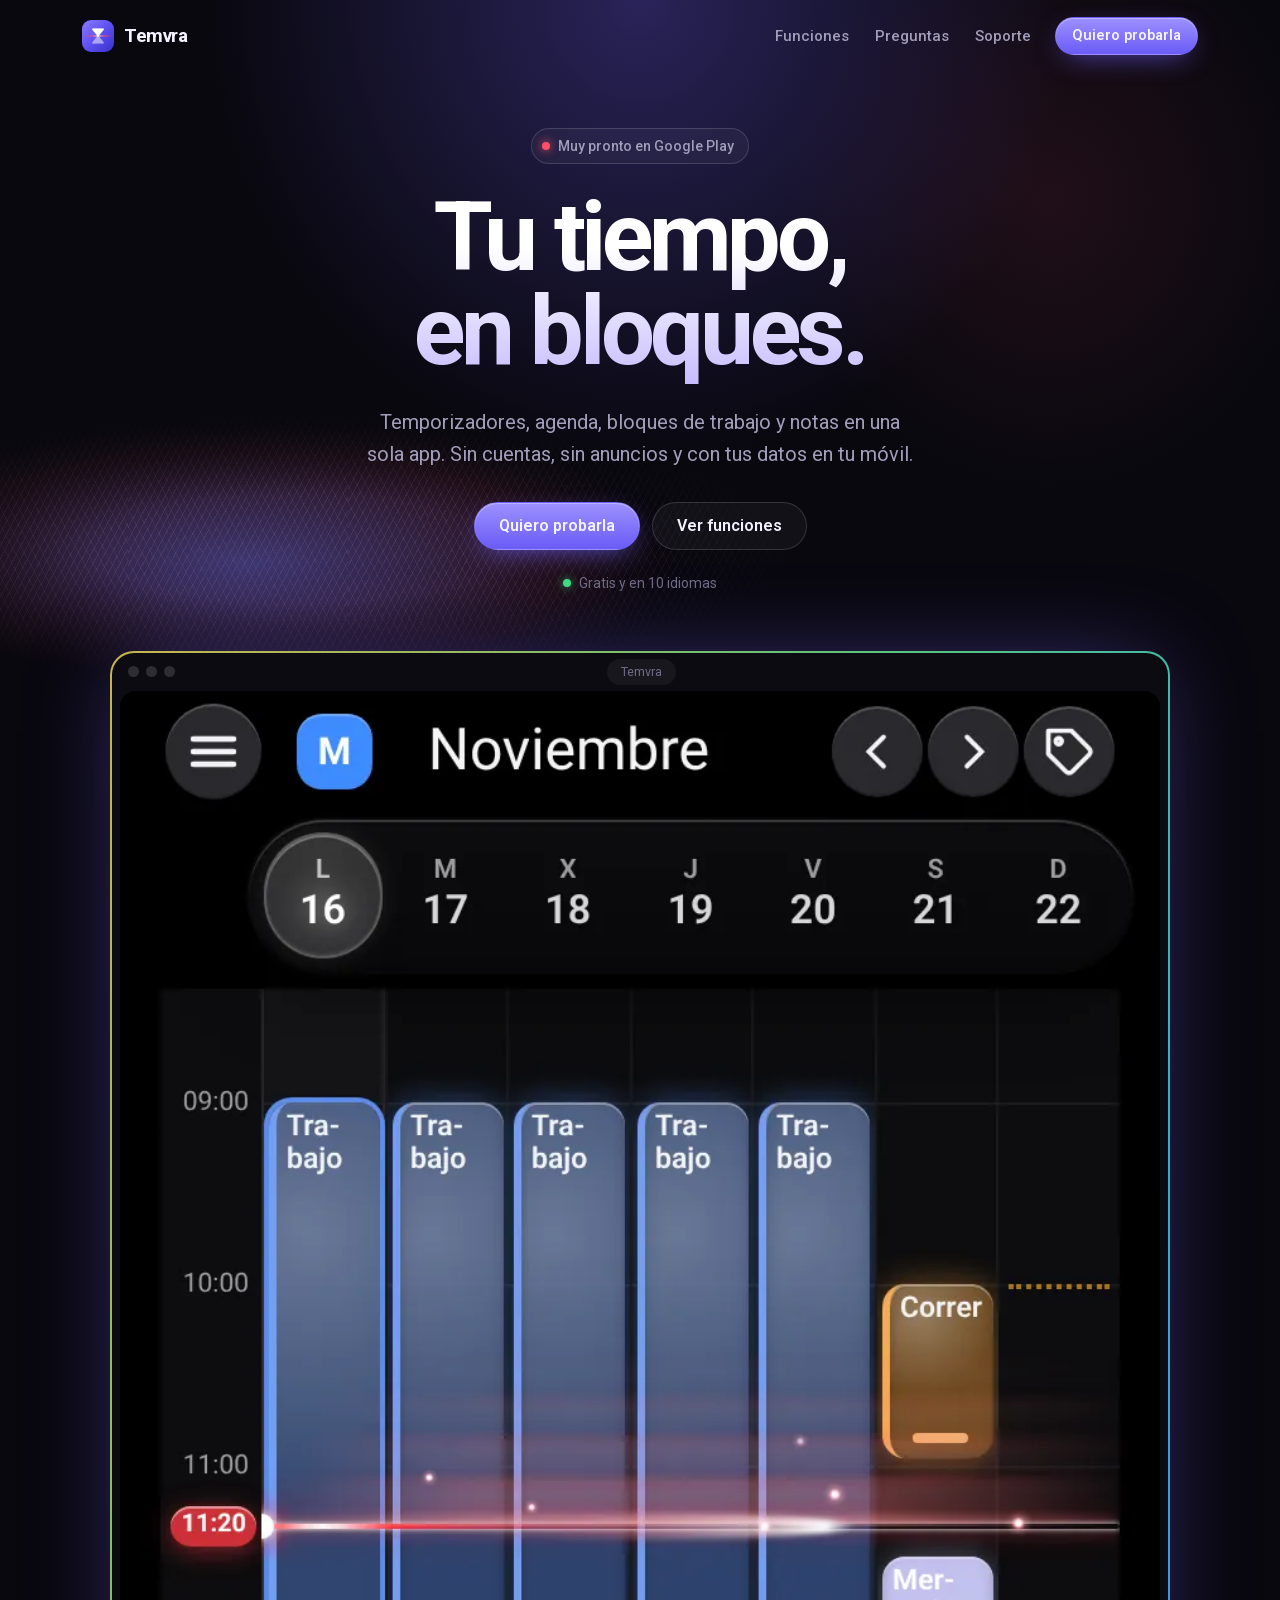
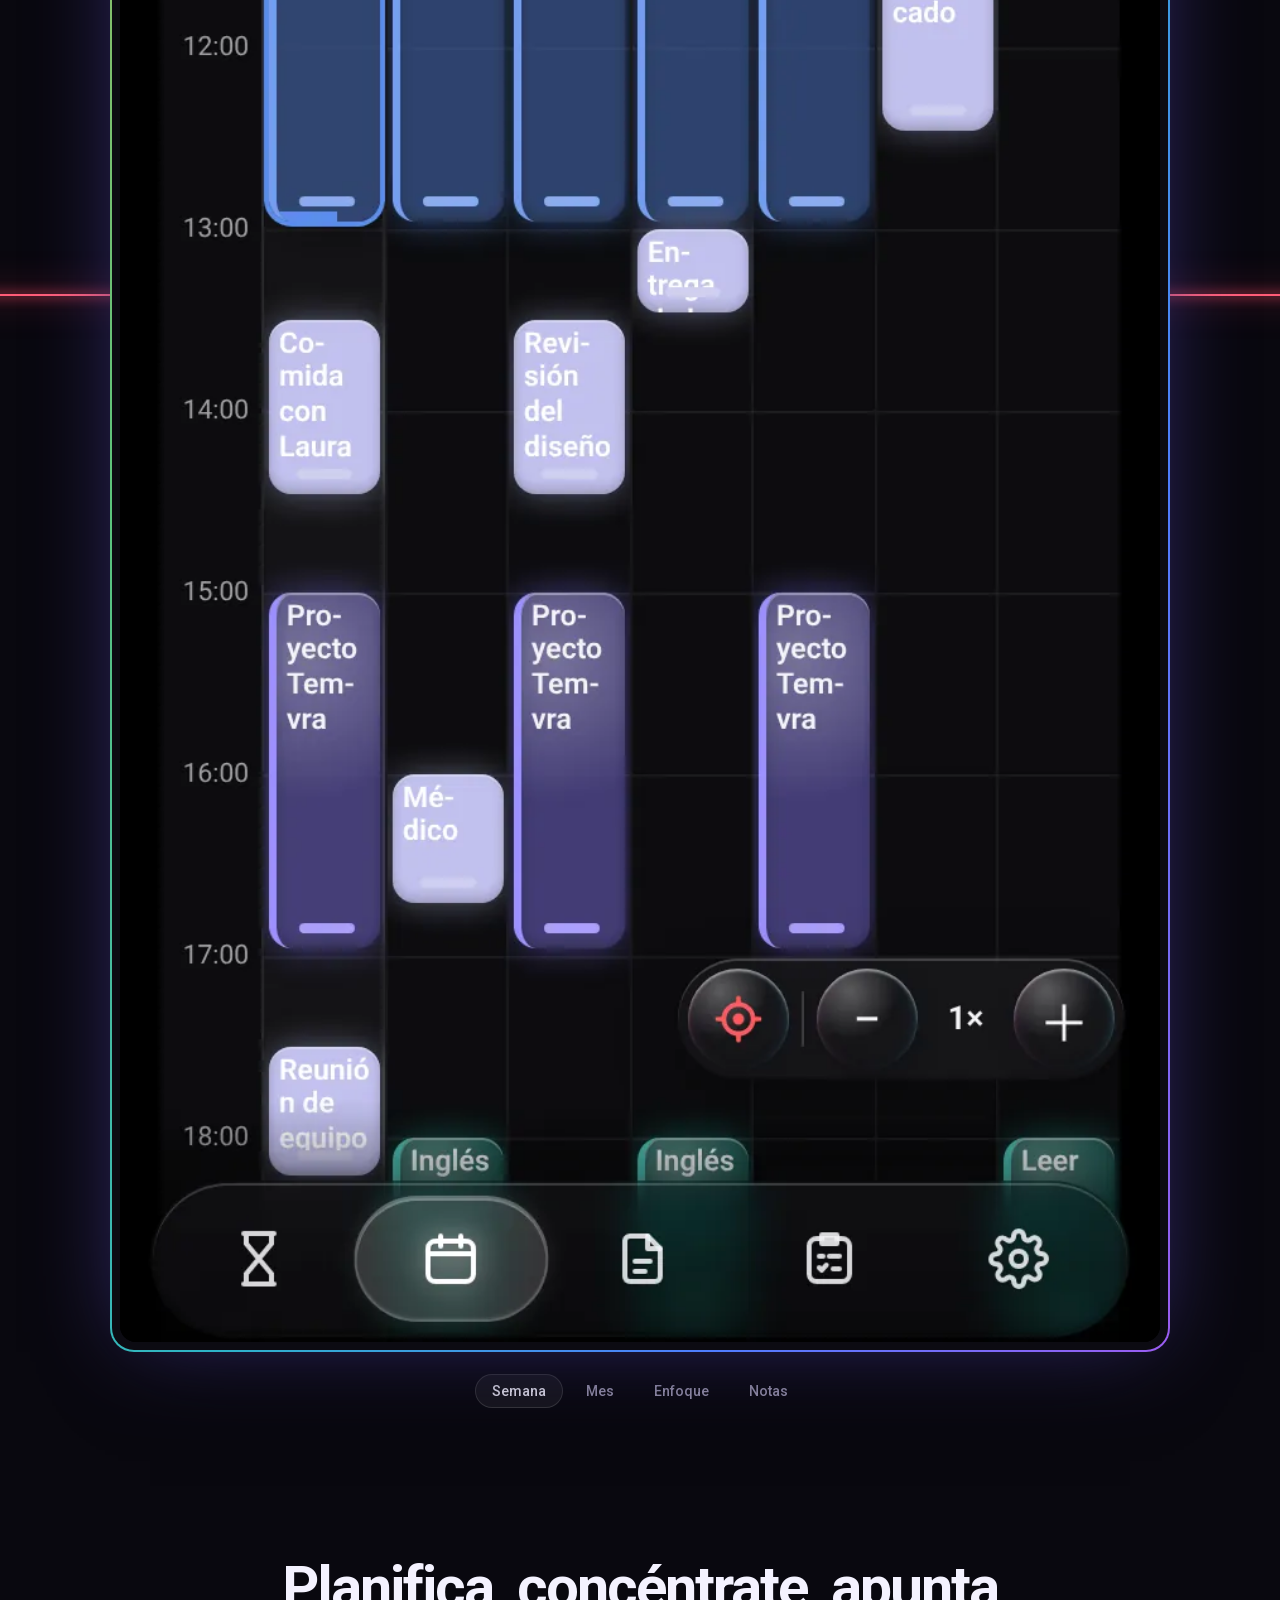
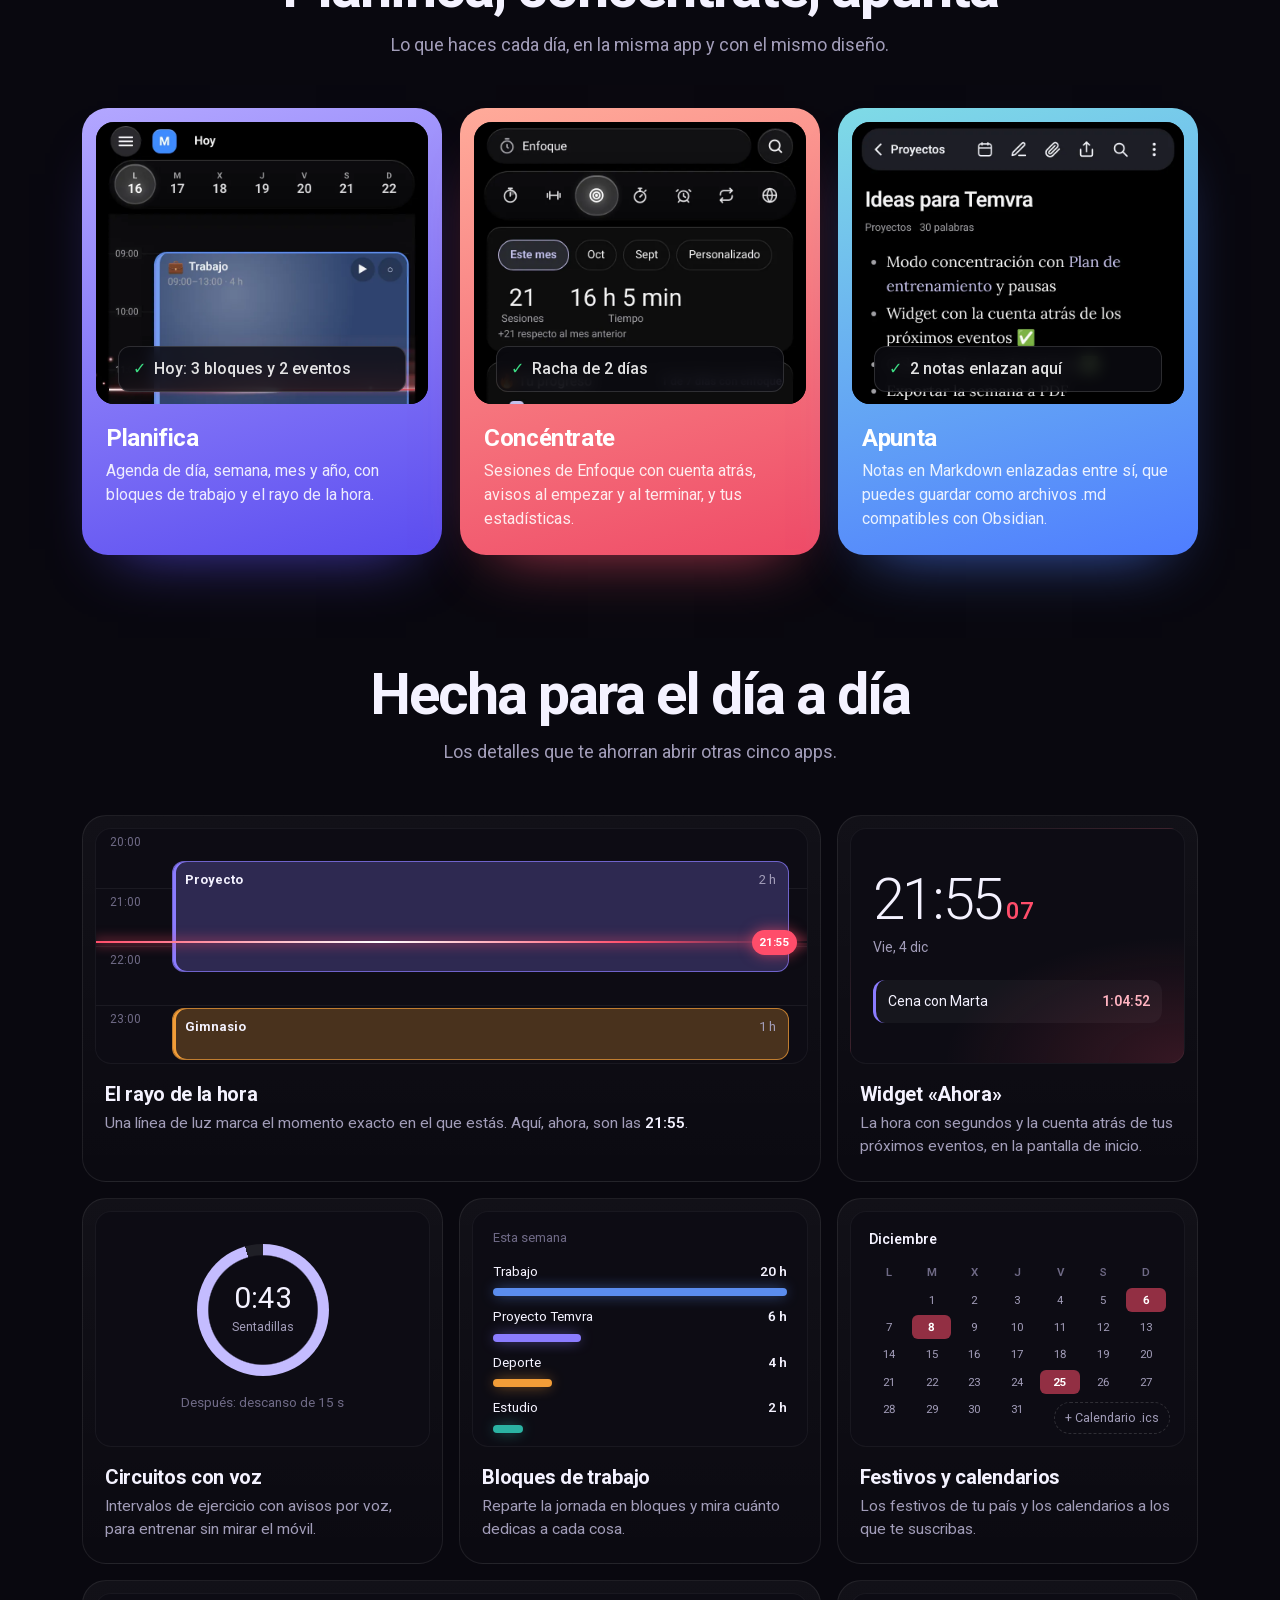
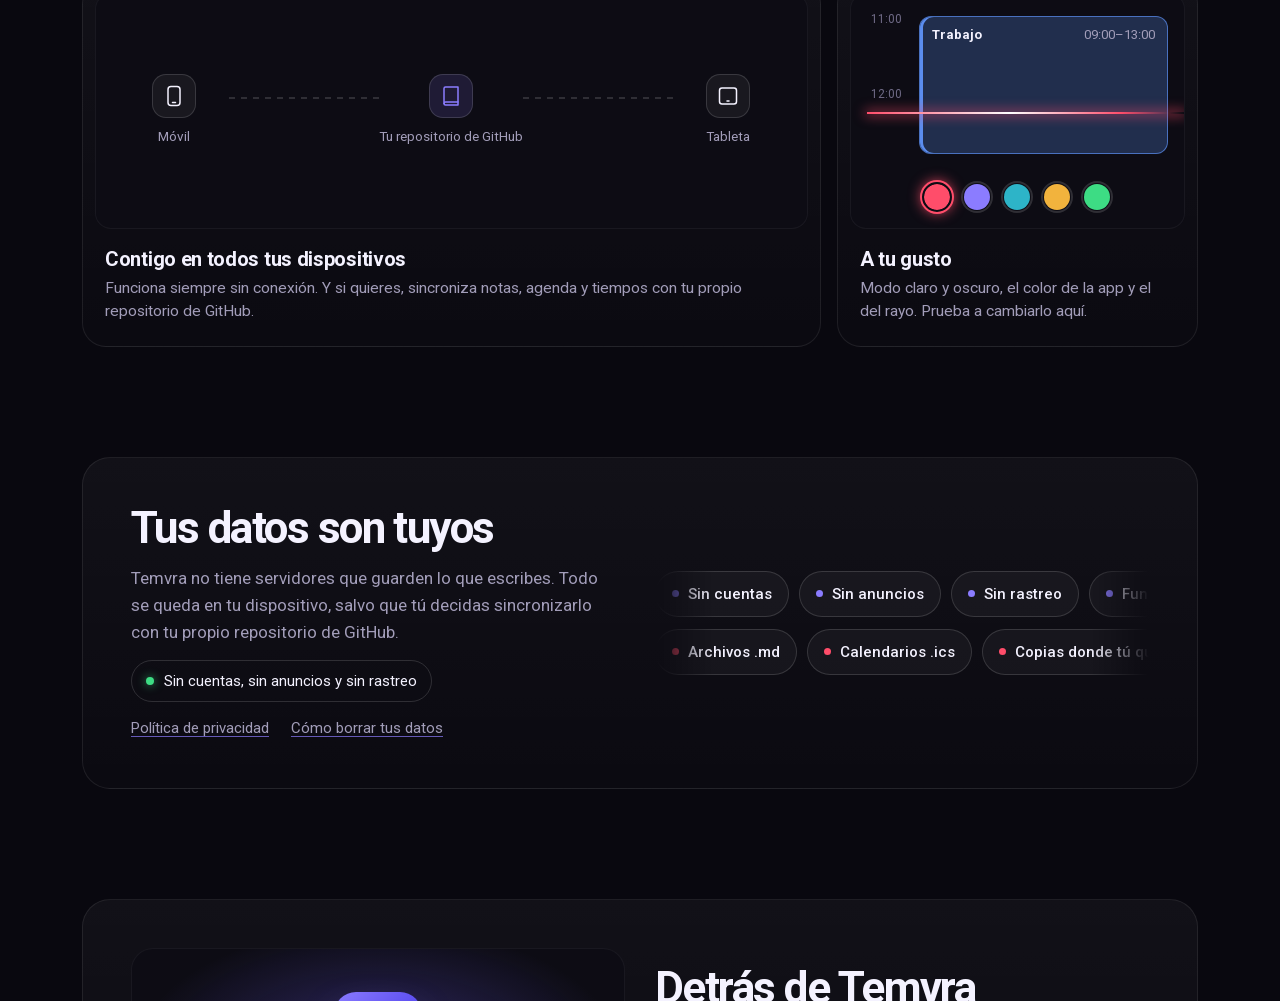
<file: index.html>
<!doctype html>
<html lang="es">
<head>
<meta charset="utf-8">
<meta name="viewport" content="width=device-width,initial-scale=1,viewport-fit=cover">
<title>Temvra: tu tiempo, en bloques</title>
<meta name="description" content="Temporizadores, agenda, bloques de trabajo, Enfoque y notas en una sola app. Sin cuentas, sin anuncios y con tus datos en tu móvil.">
<link rel="canonical" href="https://temvra.es/">
<meta name="theme-color" content="#09080f">
<link rel="icon" href="favicon.png">
<link rel="apple-touch-icon" href="apple-touch-icon.png">
<meta property="og:type" content="website">
<meta property="og:title" content="Temvra: tu tiempo, en bloques">
<meta property="og:description" content="Temporizadores, agenda, bloques de trabajo, Enfoque y notas en una sola app.">
<meta property="og:image" content="https://temvra.es/img/temvra-1024x500.png">
<meta property="og:url" content="https://temvra.es/">
<meta property="og:site_name" content="Temvra">
<script type="application/ld+json">
{
  "@context": "https://schema.org",
  "@graph": [
    {
      "@type": "WebSite",
      "@id": "https://temvra.es/#web",
      "url": "https://temvra.es/",
      "name": "Temvra",
      "alternateName": ["Temvra app", "temvra.es"],
      "description": "Web de Temvra, la app gratuita de productividad de Kelestra: temporizadores, agenda, bloques de trabajo, Enfoque y notas en una sola app, sin cuentas y sin anuncios.",
      "inLanguage": "es",
      "publisher": {"@id": "https://kelestra-studio.github.io/#kelestra"}
    },
    {
      "@type": "Organization",
      "@id": "https://kelestra-studio.github.io/#kelestra",
      "name": "Kelestra",
      "url": "https://kelestra-studio.github.io/",
      "sameAs": ["https://github.com/kelestra-studio"]
    }
  ]
}
</script>
<link rel="preload" href="fonts/roboto.woff" as="font" type="font/woff" crossorigin>
<link rel="stylesheet" href="styles.css">
</head>
<body class="inicio">
<header class="wrap top">
  <a class="brand" href="./"><img src="icon.png" alt="" width="34" height="34">Temvra</a>
  <nav aria-label="Principal"><a class="opt" href="#funciones">Funciones</a><a class="opt" href="#preguntas">Preguntas</a><a href="soporte.html">Soporte</a></nav>
  <a class="btn pri peq" href="#probar">Quiero probarla</a>
</header>

<main>
  <section class="hero">
    <div class="wrap centro">
      <span class="seda seda-hero" aria-hidden="true"></span>
      <p class="chip"><i></i>Muy pronto en Google Play</p>
      <h1>Tu tiempo,<br>en bloques.</h1>
      <p class="lead">Temporizadores, agenda, bloques de trabajo y notas en una sola app. Sin cuentas, sin anuncios y con tus datos en tu móvil.</p>
      <div class="ctas"><a class="btn pri" href="#probar">Quiero probarla</a><a class="btn" href="#funciones">Ver funciones</a></div>
      <p class="estado"><i></i>Gratis y en 10 idiomas</p>
    </div>

    <div class="wrap escaparate">
      <div class="vista" data-i="0" style="--ry:.5344;--ry-m:.3694">
        <span class="rayo" aria-hidden="true"></span>
        <div class="ventana">
          <div class="barra" aria-hidden="true"><i></i><i></i><i></i><span>Temvra</span></div>
          <div class="pantallas" id="pantallas">
            <picture class="on"><source media="(max-width:719px)" srcset="img/semana-movil.webp" width="412" height="892"><img src="img/pc-semana.webp" width="1600" height="800" alt="La semana en Temvra: bloques de trabajo de lunes a viernes, el proyecto por la tarde y el rayo de la hora a las 11:20."></picture>
            <picture><source media="(max-width:719px)" srcset="img/mes.webp" width="412" height="892"><img src="img/pc-mes.webp" width="1600" height="800" loading="lazy" alt="El mes de noviembre con los eventos de cada día y los festivos."></picture>
            <picture><source media="(max-width:719px)" srcset="img/enfoque.webp" width="412" height="892"><img src="img/pc-enfoque.webp" width="1600" height="800" loading="lazy" alt="Estadísticas de Enfoque: sesiones del mes, progreso de la semana y la mejor hora."></picture>
            <picture><source media="(max-width:719px)" srcset="img/notas.webp" width="412" height="892"><img src="img/pc-notas.webp" width="1600" height="800" loading="lazy" alt="Una nota de Temvra con su lista, sus etiquetas y las notas que enlazan con ella."></picture>
          </div>
        </div>
      </div>
      <div class="pestanas" role="tablist" aria-label="Pantallas de Temvra">
        <button type="button" role="tab" aria-controls="pantallas" aria-selected="true">Semana</button>
        <button type="button" role="tab" aria-controls="pantallas" aria-selected="false" tabindex="-1">Mes</button>
        <button type="button" role="tab" aria-controls="pantallas" aria-selected="false" tabindex="-1">Enfoque</button>
        <button type="button" role="tab" aria-controls="pantallas" aria-selected="false" tabindex="-1">Notas</button>
      </div>
    </div>
  </section>

  <section id="funciones" class="pilares">
    <div class="wrap">
      <h2>Planifica, concéntrate, apunta</h2>
      <p class="sub">Lo que haces cada día, en la misma app y con el mismo diseño.</p>
      <div class="trio">
        <article class="pilar" style="--g1:#b3a7ff;--g2:#5b4df0">
          <div class="pantalla"><img src="img/dia.webp" width="412" height="892" loading="lazy" alt="El día de hoy en Temvra: un bloque de trabajo de 9:00 a 13:00, la comida con Laura y el proyecto de la tarde."><p class="aviso">Hoy: 3 bloques y 2 eventos</p></div>
          <h3>Planifica</h3>
          <p>Agenda de día, semana, mes y año, con bloques de trabajo y el rayo de la hora.</p>
        </article>
        <article class="pilar" style="--g1:#ffab9a;--g2:#ef4b67">
          <div class="pantalla"><img src="img/enfoque.webp" width="412" height="892" loading="lazy" alt="Estadísticas de Enfoque: 21 sesiones este mes, la mejor hora, la duración media y la racha."><p class="aviso">Racha de 2 días</p></div>
          <h3>Concéntrate</h3>
          <p>Sesiones de Enfoque con cuenta atrás, avisos al empezar y al terminar, y tus estadísticas.</p>
        </article>
        <article class="pilar" style="--g1:#7fdbe6;--g2:#4f7dff">
          <div class="pantalla"><img src="img/notas.webp" width="412" height="892" loading="lazy" alt="Una nota de Temvra con una lista, etiquetas y las notas que enlazan con ella."><p class="aviso">2 notas enlazan aquí</p></div>
          <h3>Apunta</h3>
          <p>Notas en Markdown enlazadas entre sí, que puedes guardar como archivos .md compatibles con Obsidian.</p>
        </article>
      </div>
    </div>
  </section>

  <section class="detalles">
    <div class="wrap">
      <h2>Hecha para el día a día</h2>
      <p class="sub">Los detalles que te ahorran abrir otras cinco apps.</p>
      <div class="bento">
        <article class="celda ancha">
          <div class="demo dia-vivo" aria-hidden="true">
            <ol class="horas"><li>10:00</li><li>11:00</li><li>12:00</li><li>13:00</li></ol>
            <div class="bl bl1"><b>Proyecto</b><span>2 h</span></div>
            <div class="bl bl2"><b>Gimnasio</b><span>1 h</span></div>
            <div class="ahora"><span class="hora-ahora">11:20</span></div>
          </div>
          <div class="pie-celda">
            <h3>El rayo de la hora</h3>
            <p>Una línea de luz marca el momento exacto en el que estás. Aquí, ahora, son las <b class="hora-ahora">11:20</b>.</p>
          </div>
        </article>
        <article class="celda">
          <div class="demo widget" aria-hidden="true">
            <p class="reloj"><b class="w-hora">11:20</b><small class="w-seg">38</small></p>
            <p class="w-fecha">Lun, 16 nov</p>
            <p class="w-prox"><span>Cena con Marta</span><b class="w-cuenta">1:39:22</b></p>
          </div>
          <div class="pie-celda">
            <h3>Widget «Ahora»</h3>
            <p>La hora con segundos y la cuenta atrás de tus próximos eventos, en la pantalla de inicio.</p>
          </div>
        </article>
        <article class="celda">
          <div class="demo circuito" aria-hidden="true">
            <div class="aro"><b class="c-seg">0:45</b><small>Sentadillas</small></div>
            <p class="c-sig">Después: descanso de 15 s</p>
          </div>
          <div class="pie-celda">
            <h3>Circuitos con voz</h3>
            <p>Intervalos de ejercicio con avisos por voz, para entrenar sin mirar el móvil.</p>
          </div>
        </article>
        <article class="celda">
          <div class="demo barras" aria-hidden="true">
            <p class="b-tit">Esta semana</p>
            <ul>
              <li style="--c:#5b8def;--v:100%"><span>Trabajo</span><b>20 h</b></li>
              <li style="--c:#8b7cff;--v:30%"><span>Proyecto Temvra</span><b>6 h</b></li>
              <li style="--c:#f29d38;--v:20%"><span>Deporte</span><b>4 h</b></li>
              <li style="--c:#2bb3a3;--v:10%"><span>Estudio</span><b>2 h</b></li>
            </ul>
          </div>
          <div class="pie-celda">
            <h3>Bloques de trabajo</h3>
            <p>Reparte la jornada en bloques y mira cuánto dedicas a cada cosa.</p>
          </div>
        </article>
        <article class="celda">
          <div class="demo festivos" aria-hidden="true">
            <p class="f-mes">Diciembre</p>
            <ol class="f-dias"><li class="f-cab">L</li><li class="f-cab">M</li><li class="f-cab">X</li><li class="f-cab">J</li><li class="f-cab">V</li><li class="f-cab">S</li><li class="f-cab">D</li><li></li><li>1</li><li>2</li><li>3</li><li>4</li><li>5</li><li class="fest" title="Día de la Constitución">6</li><li>7</li><li class="fest" title="Inmaculada Concepción">8</li><li>9</li><li>10</li><li>11</li><li>12</li><li>13</li><li>14</li><li>15</li><li>16</li><li>17</li><li>18</li><li>19</li><li>20</li><li>21</li><li>22</li><li>23</li><li>24</li><li class="fest" title="Navidad">25</li><li>26</li><li>27</li><li>28</li><li>29</li><li>30</li><li>31</li></ol>
            <p class="f-ics">+ Calendario .ics</p>
          </div>
          <div class="pie-celda">
            <h3>Festivos y calendarios</h3>
            <p>Los festivos de tu país y los calendarios a los que te suscribas.</p>
          </div>
        </article>
        <article class="celda ancha sync-celda">
          <div class="demo sync" aria-hidden="true">
            <span class="disp"><svg viewBox="0 0 24 24"><rect x="6" y="2.5" width="12" height="19" rx="3"/><path d="M10.5 18.5h3"/></svg>Móvil</span>
            <span class="cable"></span>
            <span class="disp repo"><svg viewBox="0 0 24 24"><path d="M5 4.5A1.5 1.5 0 0 1 6.5 3H19v15H6.5A1.5 1.5 0 0 0 5 19.5z"/><path d="M5 19.5A1.5 1.5 0 0 0 6.5 21H19v-3"/></svg>Tu repositorio de GitHub</span>
            <span class="cable"></span>
            <span class="disp"><svg viewBox="0 0 24 24"><rect x="3.5" y="4" width="17" height="16" rx="2.5"/><path d="M11 17h2"/></svg>Tableta</span>
          </div>
          <div class="pie-celda">
            <h3>Contigo en todos tus dispositivos</h3>
            <p>Funciona siempre sin conexión. Y si quieres, sincroniza notas, agenda y tiempos con tu propio repositorio de GitHub.</p>
          </div>
        </article>
        <article class="celda gusto">
          <div class="demo gusto-demo" aria-hidden="false">
            <div class="g-dia" aria-hidden="true"><span class="g-h">11:00</span><div class="g-bl"><b>Trabajo</b><span>09:00–13:00</span></div><span class="g-h g-h2">12:00</span><div class="g-rayo"></div></div>
            <div class="g-colores" role="group" aria-label="Color del rayo">
              <button type="button" aria-pressed="true" aria-label="Rojo" style="--s:#ff4d6a"></button>
              <button type="button" aria-pressed="false" aria-label="Violeta" style="--s:#8b7cff"></button>
              <button type="button" aria-pressed="false" aria-label="Turquesa" style="--s:#2db4c8"></button>
              <button type="button" aria-pressed="false" aria-label="Ámbar" style="--s:#f2b33d"></button>
              <button type="button" aria-pressed="false" aria-label="Verde" style="--s:#3ddc84"></button>
            </div>
          </div>
          <div class="pie-celda">
            <h3>A tu gusto</h3>
            <p>Modo claro y oscuro, el color de la app y el del rayo. Prueba a cambiarlo aquí.</p>
          </div>
        </article>
      </div>
    </div>
  </section>

  <section class="privacidad">
    <div class="wrap">
      <div class="panel datos">
        <div class="panel-txt">
          <h2>Tus datos son tuyos</h2>
          <p>Temvra no tiene servidores que guarden lo que escribes. Todo se queda en tu dispositivo, salvo que tú decidas sincronizarlo con tu propio repositorio de GitHub.</p>
          <p class="ok"><i></i>Sin cuentas, sin anuncios y sin rastreo</p>
          <p class="enlaces"><a href="privacidad.html">Política de privacidad</a><a href="borrar-datos.html">Cómo borrar tus datos</a></p>
        </div>
        <div class="cinta" aria-hidden="true">
          <div class="fila"><span>Sin cuentas</span><span>Sin anuncios</span><span>Sin rastreo</span><span>Funciona sin conexión</span><span>Tu propio GitHub</span><span class="d">Sin cuentas</span><span class="d">Sin anuncios</span><span class="d">Sin rastreo</span><span class="d">Funciona sin conexión</span><span class="d">Tu propio GitHub</span></div>
          <div class="fila inv"><span>Archivos .md</span><span>Calendarios .ics</span><span>Copias donde tú quieras</span><span>10 idiomas</span><span class="d">Archivos .md</span><span class="d">Calendarios .ics</span><span class="d">Copias donde tú quieras</span><span class="d">10 idiomas</span></div>
        </div>
      </div>
    </div>
  </section>

  <section id="kelestra" class="autor-sec">
    <div class="wrap">
      <div class="panel autor">
        <div class="ficha" aria-hidden="true"><img src="icon.png" alt="" width="88" height="88"><b>Temvra</b><span>de Kelestra</span></div>
        <div class="autor-txt">
          <h2>Detrás de Temvra</h2>
          <p>Temvra la hace Kelestra, un estudio pequeño de España. Sin cuentas que crear, sin anuncios y sin servidores que guarden lo que escribes.</p>
          <dl class="cifras"><div><dt>Precio</dt><dd>Gratis</dd></div><div><dt>Idiomas</dt><dd>10</dd></div><div><dt>Anuncios</dt><dd>Ninguno</dd></div></dl>
        </div>
      </div>
    </div>
  </section>

  <section id="preguntas" class="faq">
    <div class="wrap faq-in">
      <div>
        <h2>Preguntas frecuentes</h2>
        <p class="sub">¿Algo más? Escríbenos a <a href="mailto:hola@temvra.es">hola@temvra.es</a>.</p>
      </div>
      <div class="lista">
        <details><summary>¿Cuánto cuesta?</summary><p>Nada. Temvra es gratis y no tiene anuncios.</p></details>
        <details><summary>¿Necesito crear una cuenta?</summary><p>No. Temvra funciona sin cuentas y sin conexión. Todo se guarda en tu dispositivo.</p></details>
        <details><summary>¿Cómo paso mis datos a otro móvil?</summary><p>Puedes exportar una copia de seguridad desde Ajustes e importarla en el otro móvil, o vincular tu propio repositorio de GitHub para que tus notas, tu agenda y tus tiempos se sincronicen solos.</p></details>
        <details><summary>¿Necesita internet?</summary><p>No. Solo se conecta para lo que actives tú, como sincronizar con tu GitHub o consultar los días festivos.</p></details>
        <details><summary>¿En qué dispositivos funciona?</summary><p>En móviles y tablets Android y en Chromebooks, desde Google Play.</p></details>
        <details><summary>¿Cómo puedo probarla ya?</summary><p>Escríbenos a <a href="mailto:hola@temvra.es?subject=Quiero%20probar%20Temvra">hola@temvra.es</a> desde tu cuenta de Google y te invitamos a la prueba de Google Play.</p></details>
      </div>
    </div>
  </section>

  <section id="probar" class="final">
    <div class="wrap">
      <div class="franja">
        <span class="seda" aria-hidden="true"></span>
        <p class="etiqueta">Muy pronto en Google Play</p>
        <h2>Pruébala antes que nadie.</h2>
        <p class="franja-txt">Temvra está en prueba antes de salir para todo el mundo. Escríbenos desde tu cuenta de Google y te mandamos la invitación.</p>
        <div class="ctas"><a class="btn pri" href="mailto:hola@temvra.es?subject=Quiero%20probar%20Temvra">Quiero probarla</a><a class="btn" href="soporte.html">Soporte</a></div>
        <ul class="hechos"><li>Gratis</li><li>Sin cuentas ni anuncios</li><li>10 idiomas</li></ul>
      </div>
    </div>
  </section>
</main>

<footer class="pie">
  <div class="wrap pie-in">
    <div class="pie-marca">
      <a class="brand" href="./"><img src="icon.png" alt="" width="32" height="32">Temvra</a>
      <p>Temporizadores, agenda, bloques de trabajo y notas en una sola app. Una app de <a href="https://kelestra-studio.github.io/">Kelestra</a>.</p>
    </div>
    <nav aria-label="Temvra"><h2>Temvra</h2><a href="./#funciones">Funciones</a><a href="./#preguntas">Preguntas</a><a href="./#probar">Pruébala</a></nav>
    <nav aria-label="Ayuda"><h2>Ayuda</h2><a href="soporte.html">Soporte</a><a href="borrar-datos.html">Cómo borrar tus datos</a><a href="mailto:hola@temvra.es">hola@temvra.es</a></nav>
    <nav aria-label="Más"><h2>Más</h2><a href="privacidad.html">Privacidad</a><a href="https://github.com/temvra">GitHub</a><a href="https://kelestra-studio.github.io/">Kelestra</a></nav>
  </div>
  <div class="wrap pie-bajo"><span>© 2026 Kelestra</span><span>Hecha en España</span></div>
</footer>
<script src="inicio.js" defer></script>
</body>
</html>
</file>
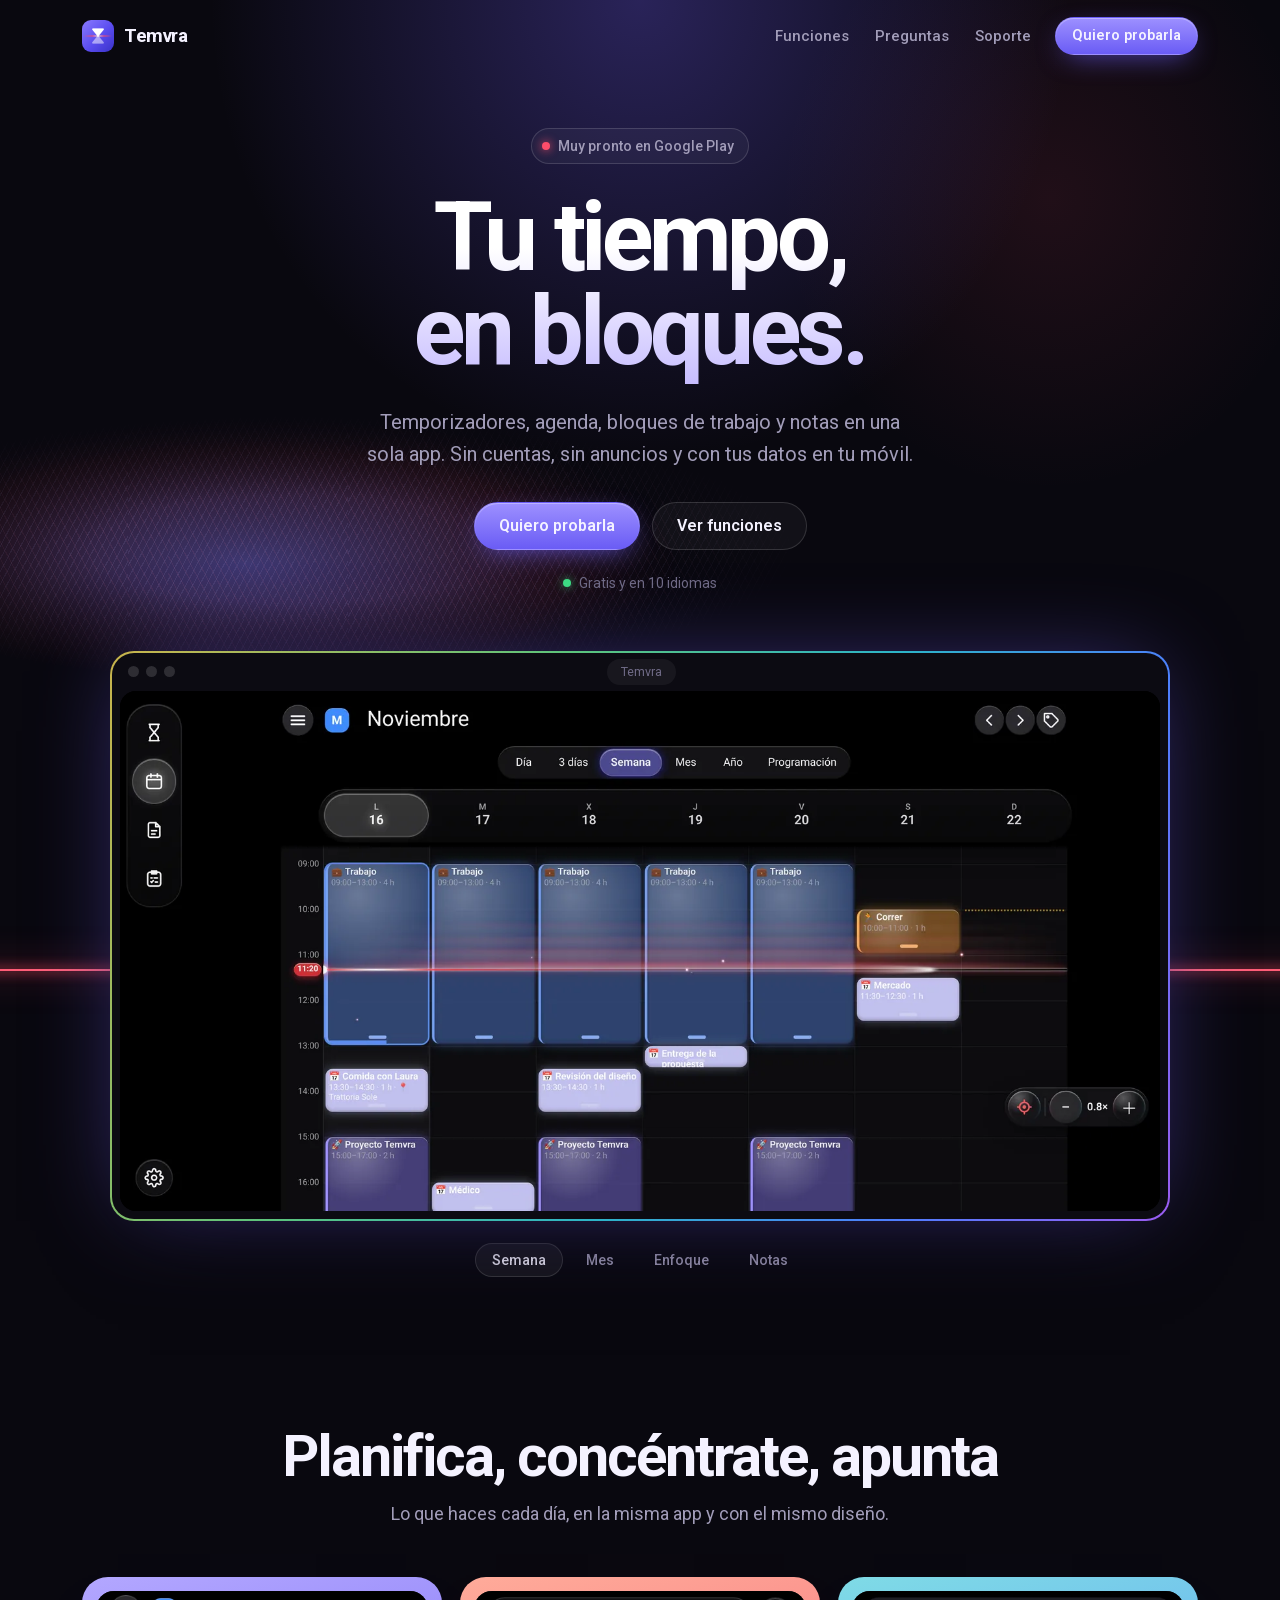
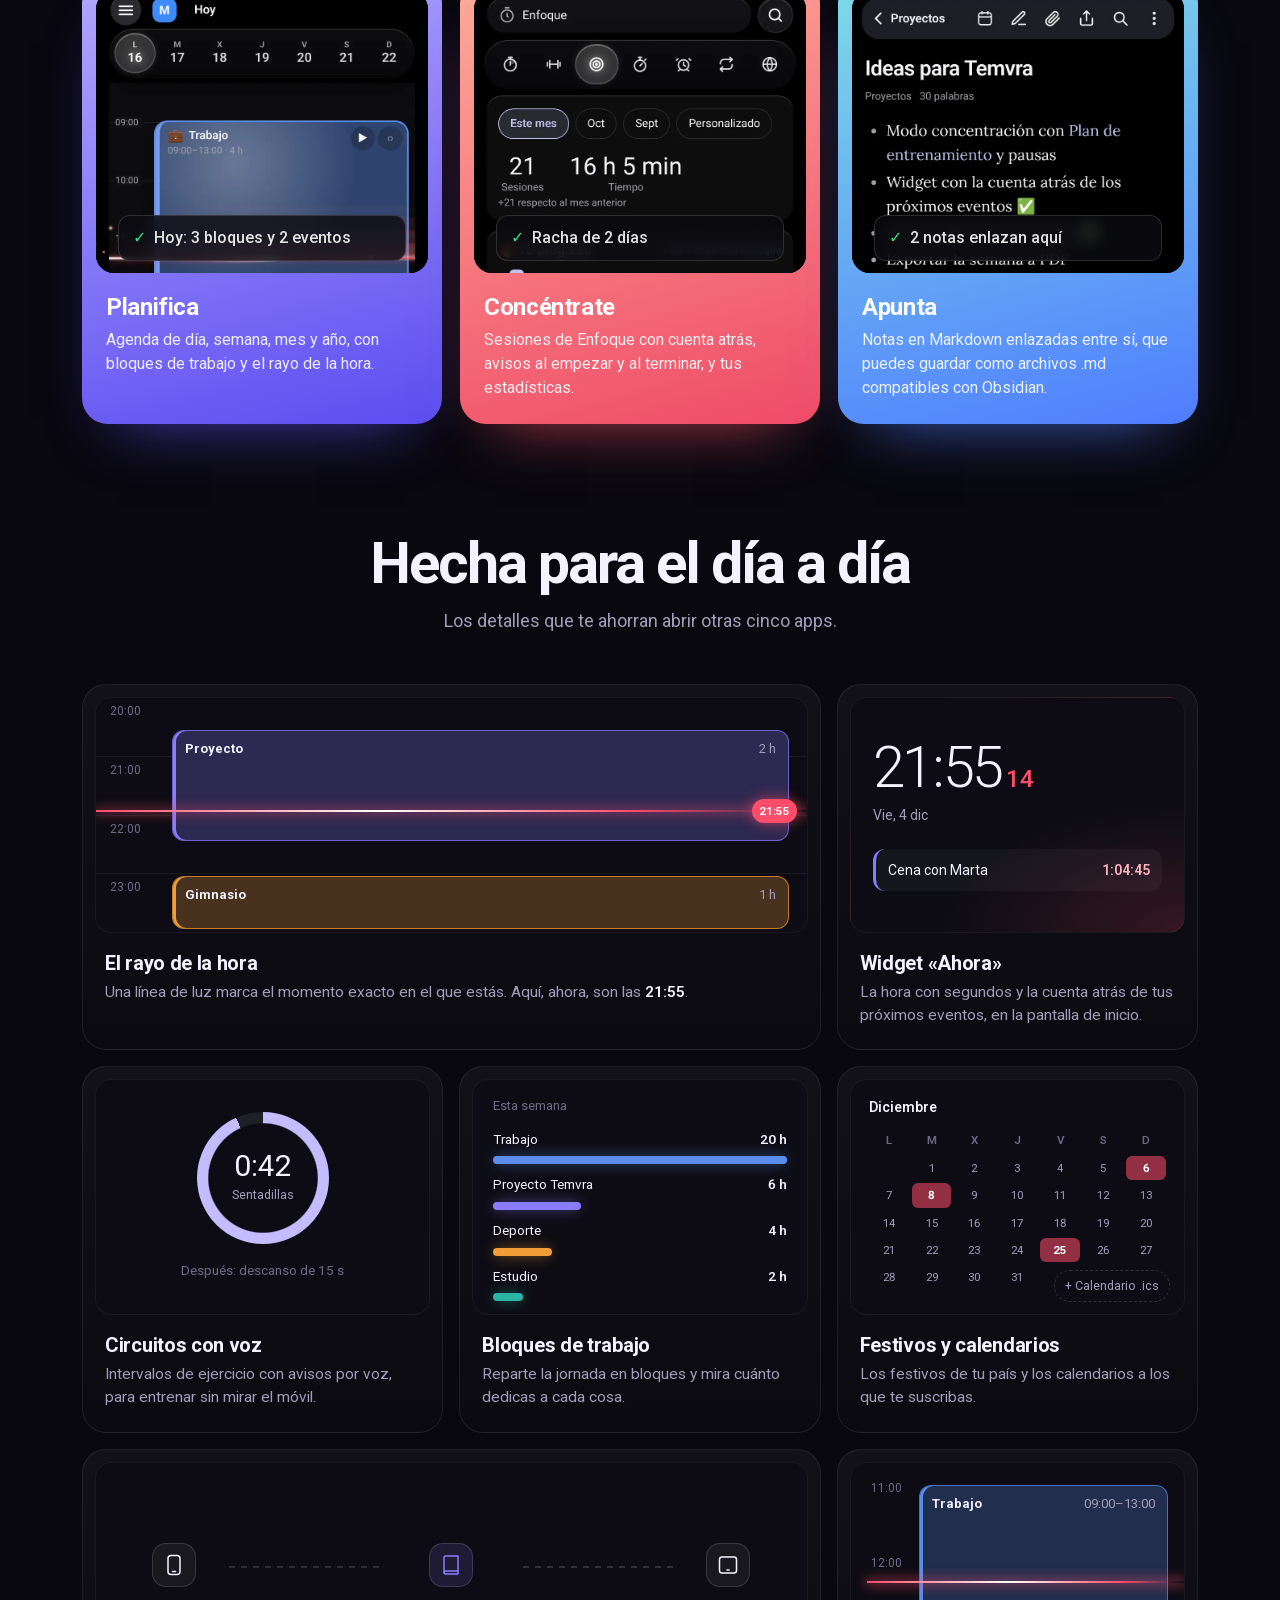
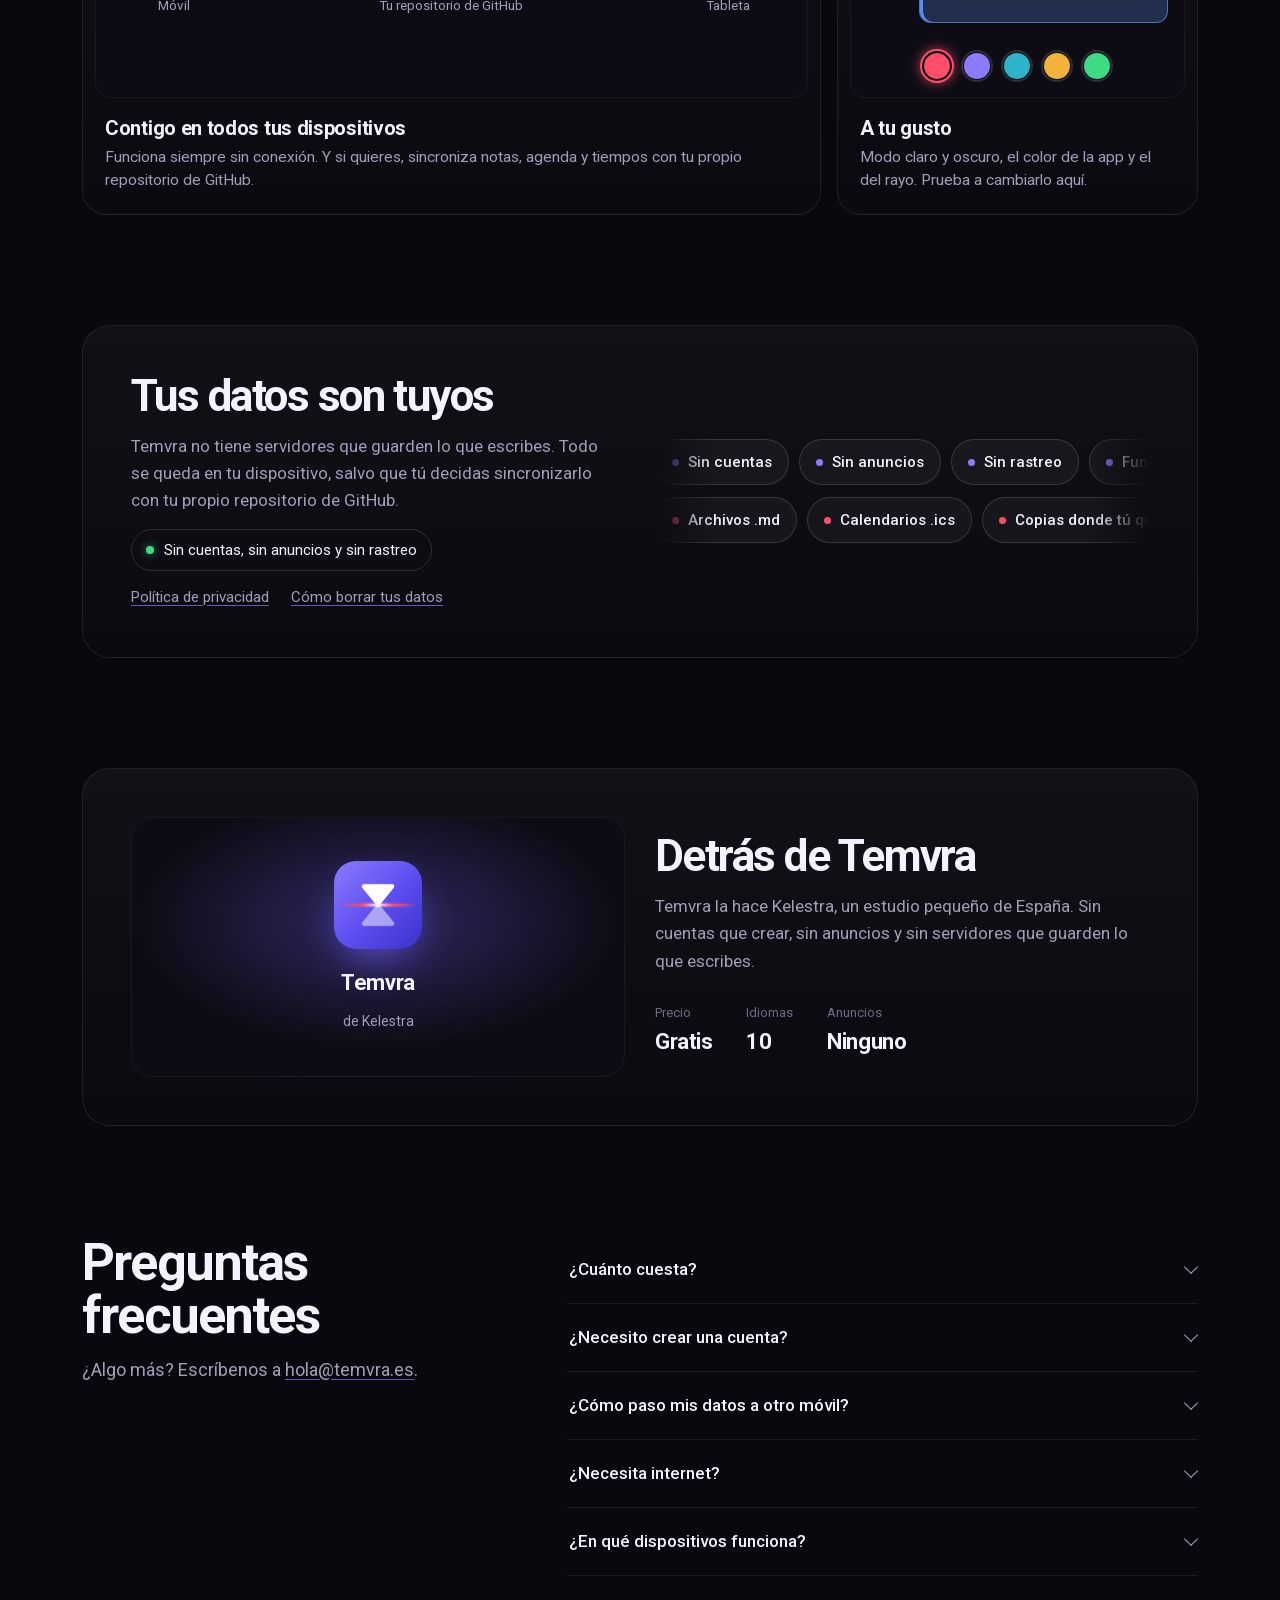
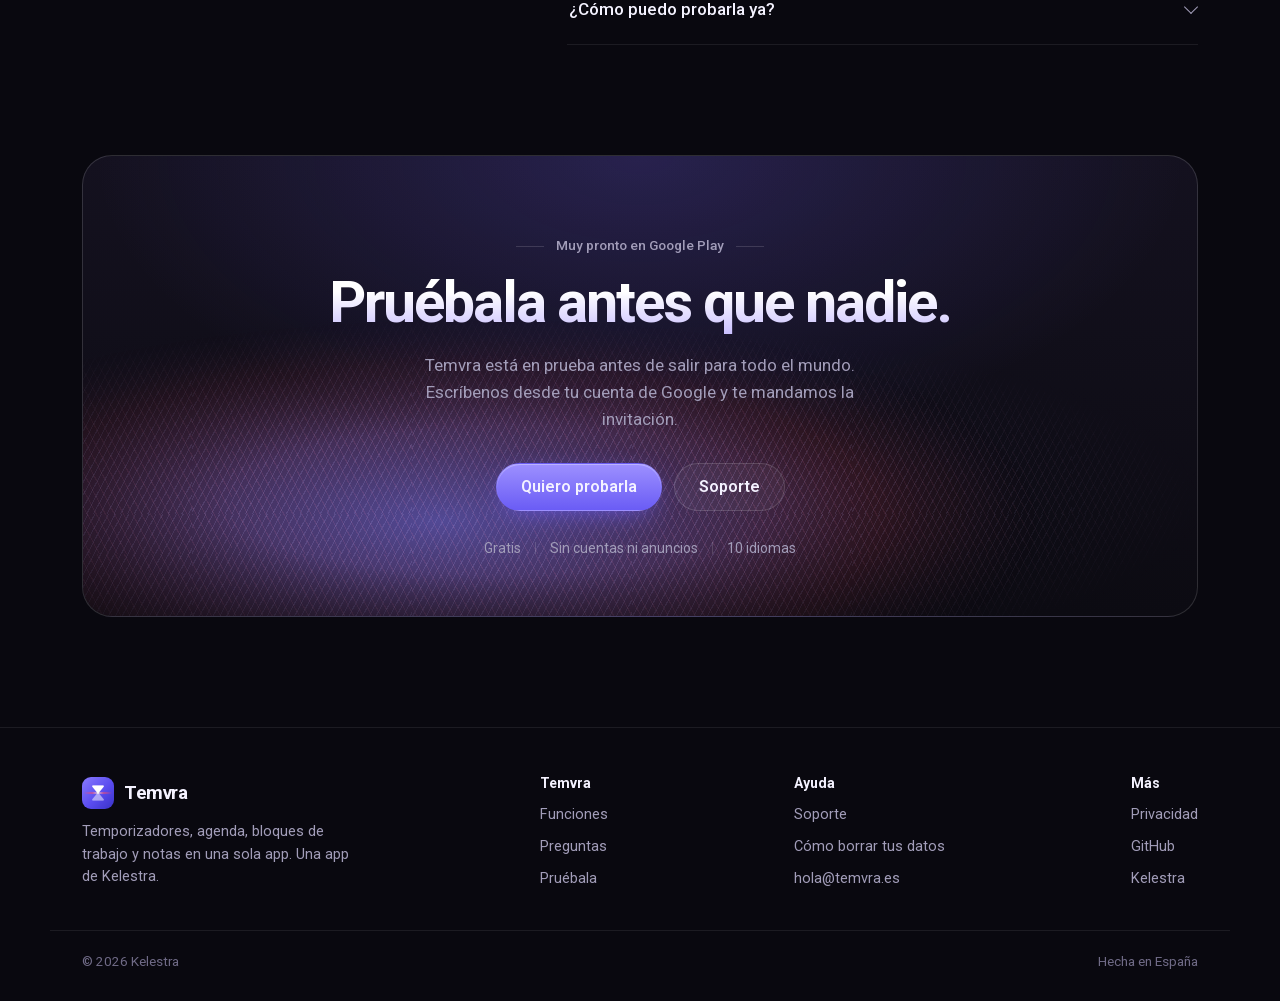
<file: app/index.html>
<!doctype html>
<html lang="es"><head><meta charset="utf-8"><meta name="robots" content="noindex">
<title>Temvra</title>
<!-- Aquí estaba la página de descarga de la versión personal, que ahora es privada: lleva a la portada de la web -->
<meta http-equiv="refresh" content="0;url=/">
<script>location.replace('/')</script>
</head><body><p>Temvra está en <a href="/">la portada de la web</a>.</p></body></html>
</file>
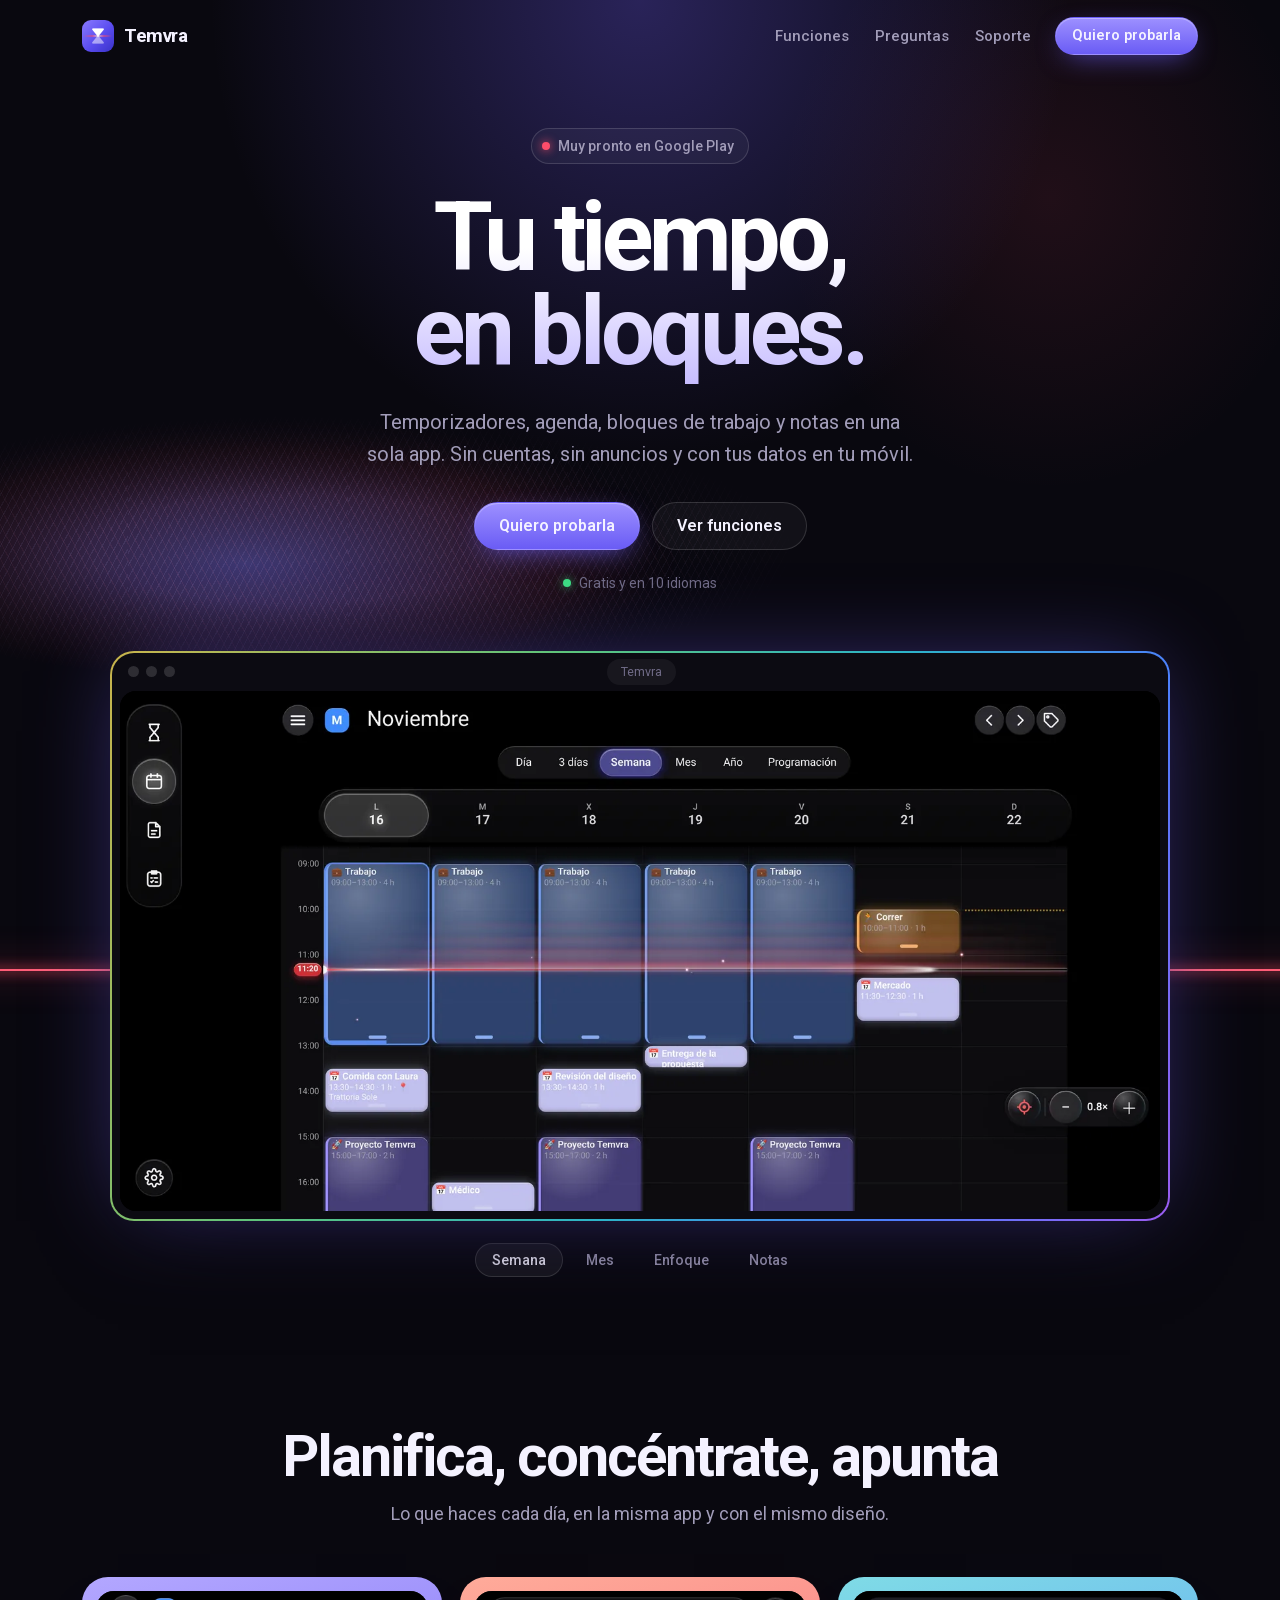
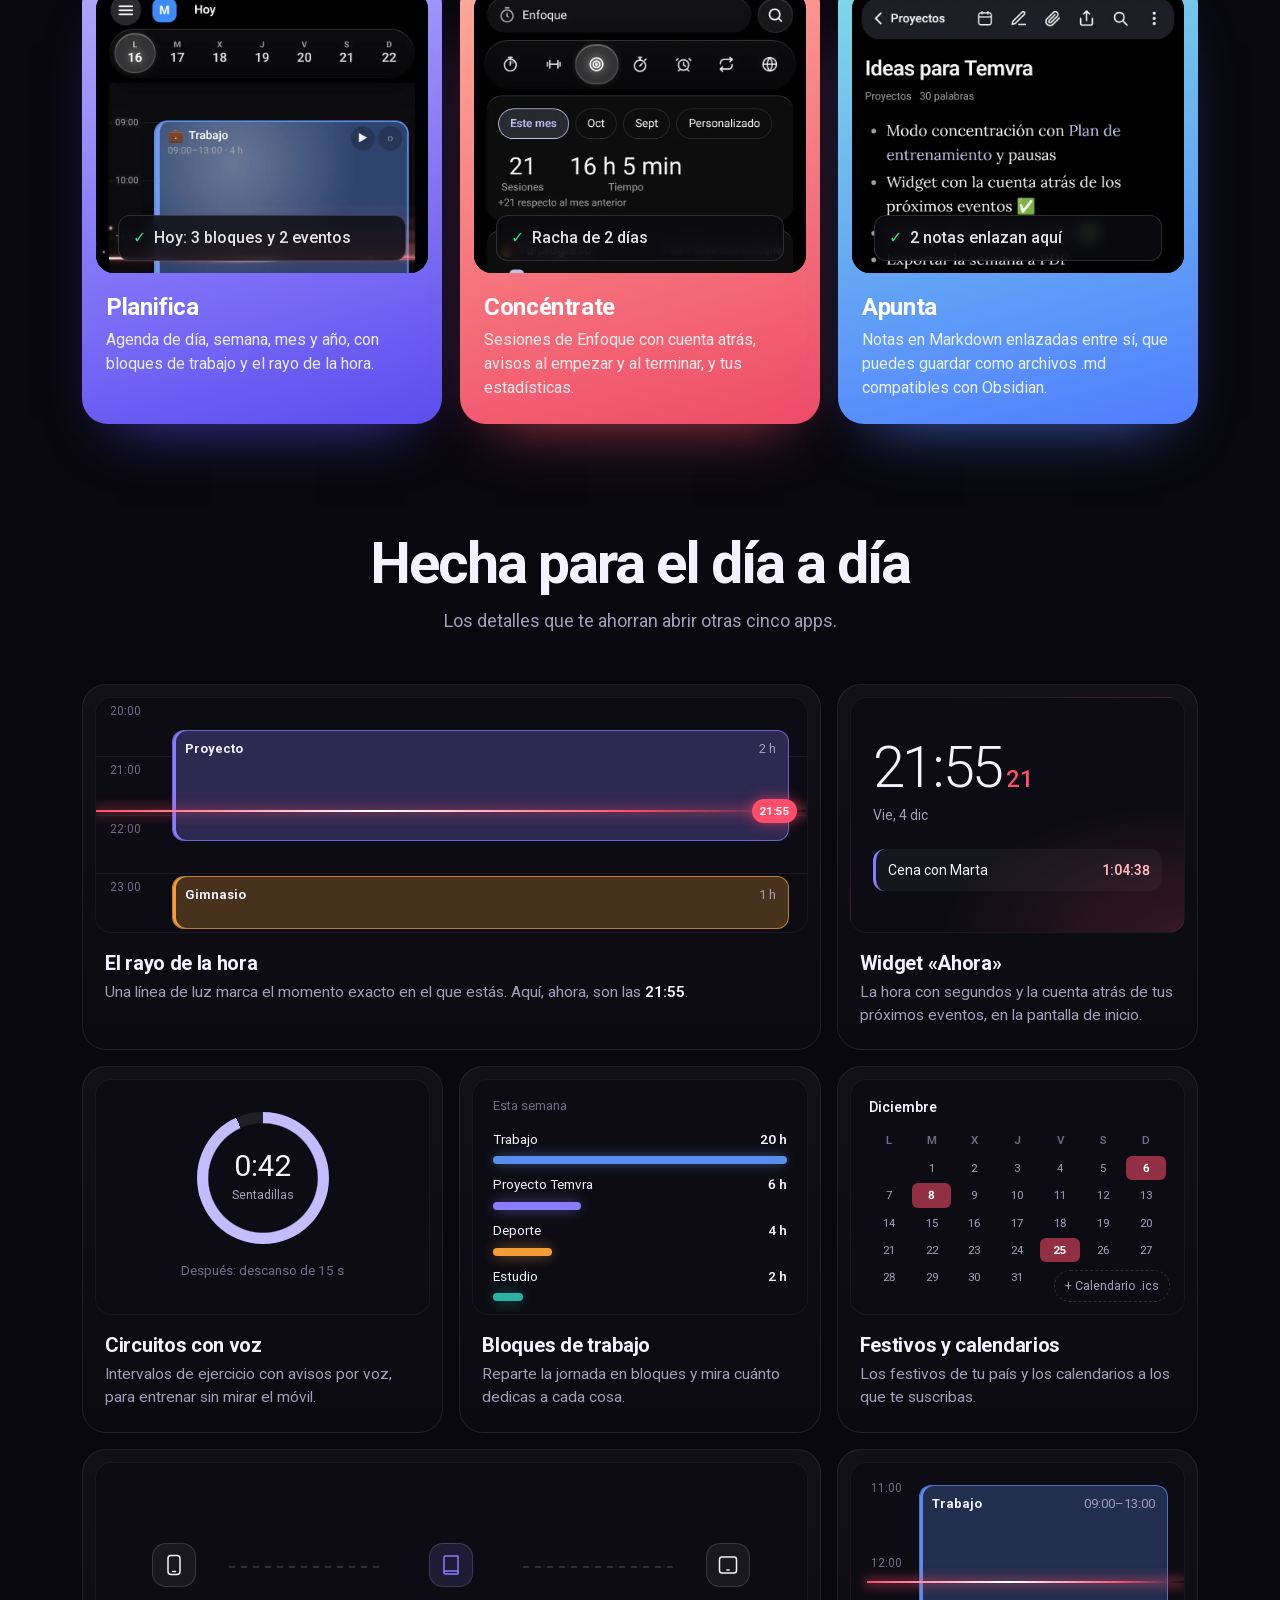
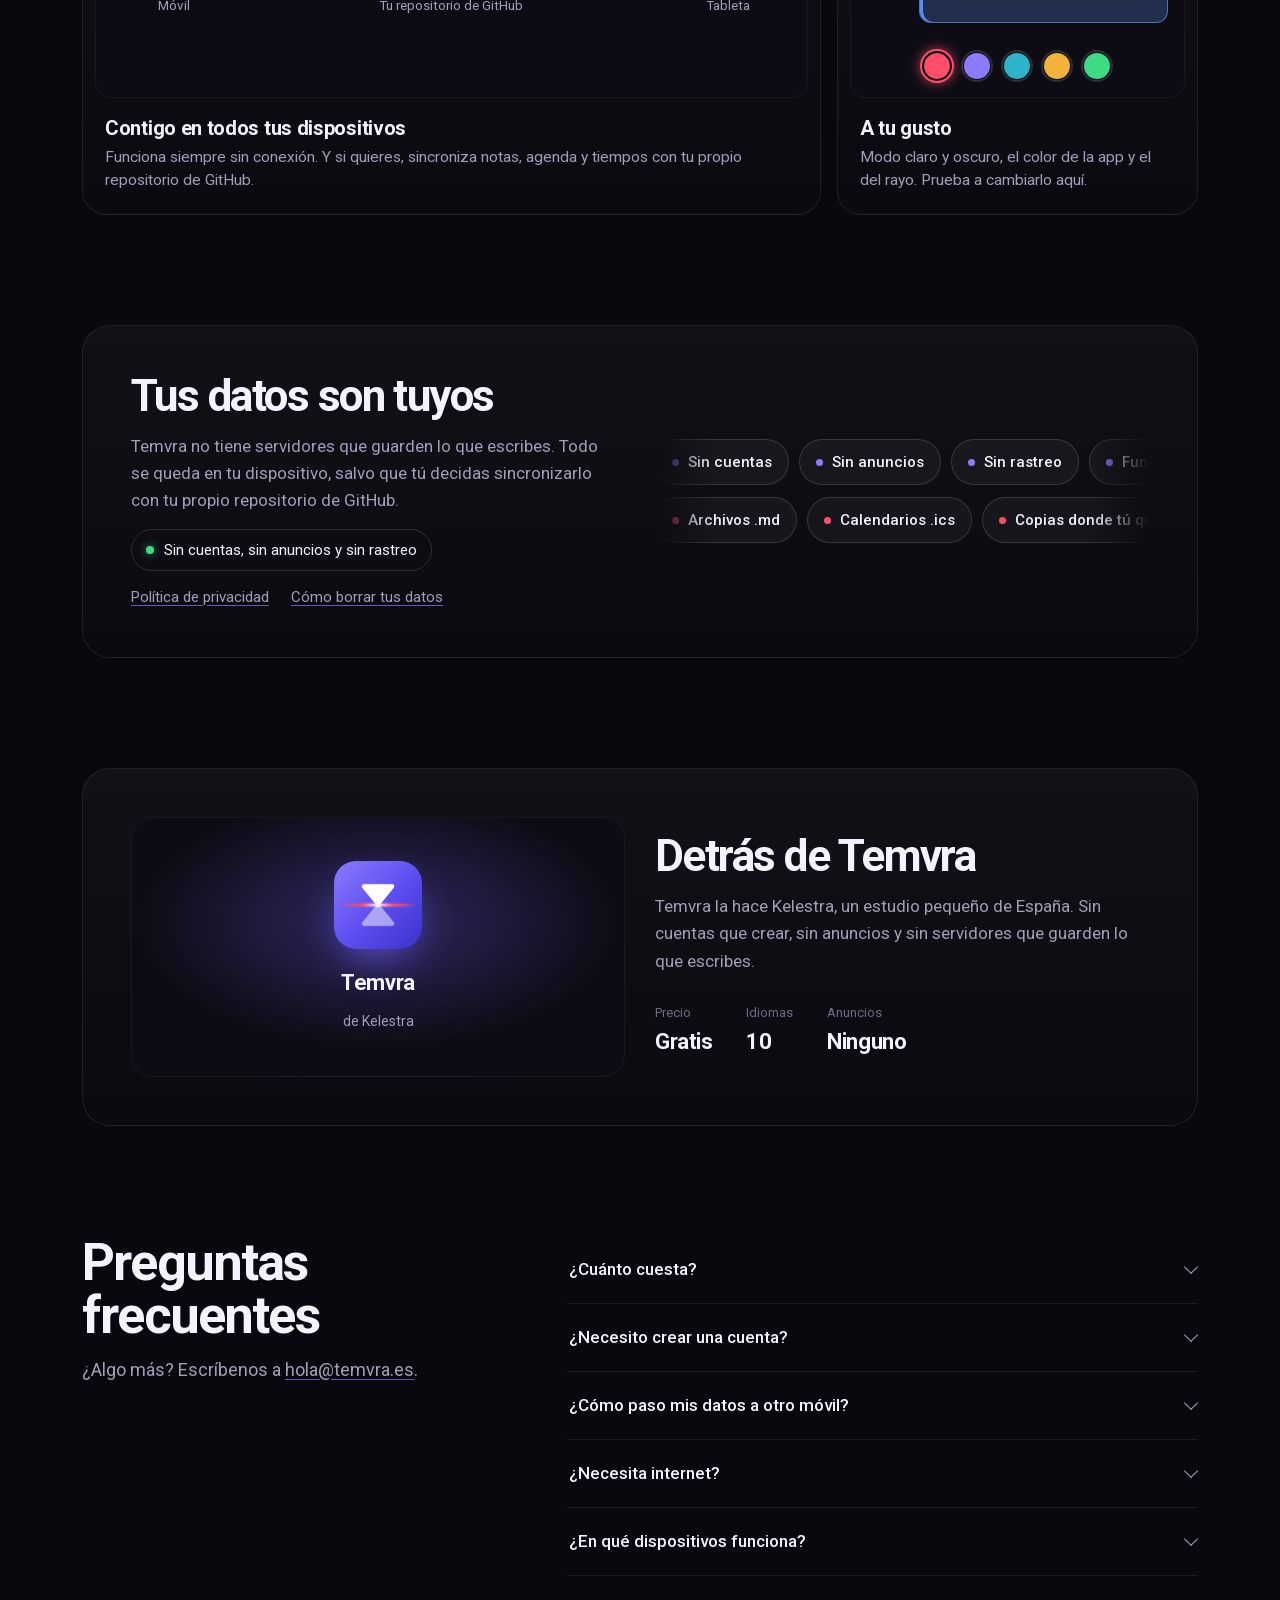
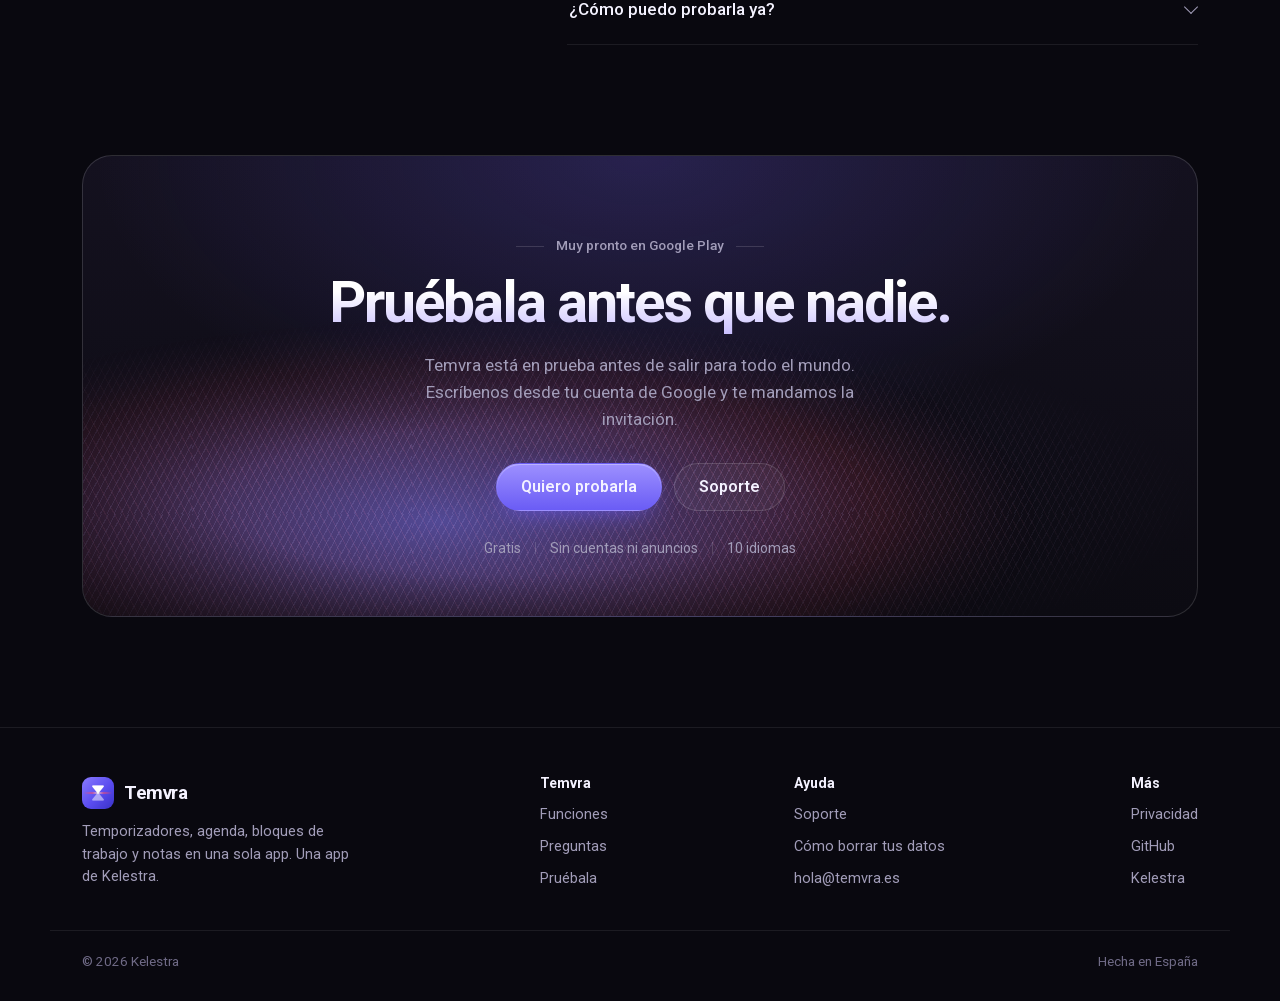
<file: temvP/index.html>
<!doctype html>
<html lang="es"><head><meta charset="utf-8"><meta name="viewport" content="width=device-width,initial-scale=1">
<meta name="robots" content="noindex"><title>Temvra</title>
<meta http-equiv="refresh" content="0;url=/app/">
<script>location.replace('/app/'+location.hash)</script>
</head><body><p>Temvra se ha mudado: <a href="/app/">temvra.es/app</a>.</p></body></html>
</file>
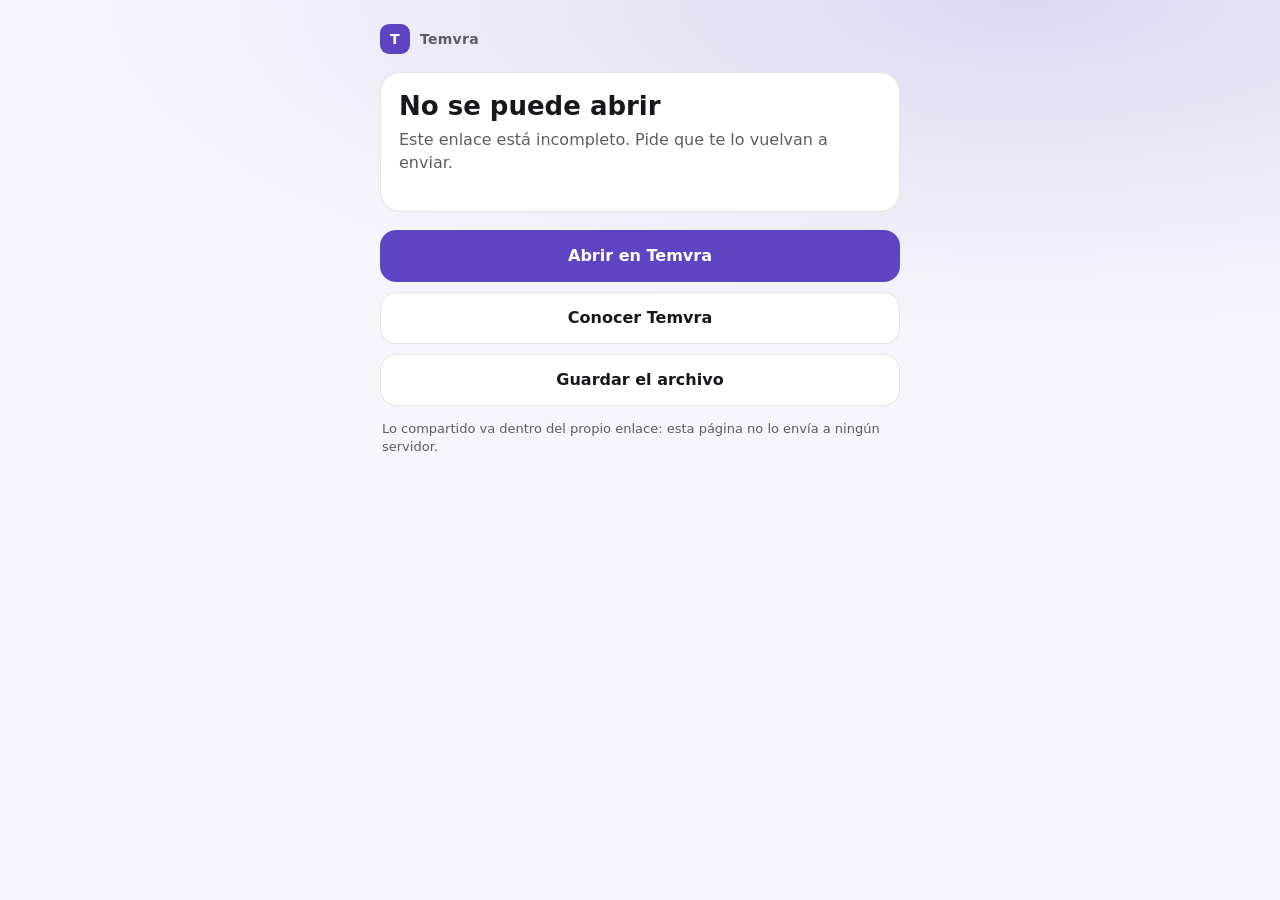
<file: app/a/index.html>
<!doctype html>
<html lang="es"><head><meta charset="utf-8"><meta name="viewport" content="width=device-width,initial-scale=1,viewport-fit=cover">
<meta name="theme-color" content="#0b0b0f"><meta name="robots" content="noindex">
<title>Te han compartido algo de Temvra</title>
<meta name="description" content="Algo compartido desde Temvra: ábrelo para añadirlo a tu app.">
<style>
/* Página de los enlaces de Temvra: lee lo compartido del propio enlace (detrás de «#», no llega a ningún servidor),
   lo enseña y abre la app con temvra://a?d=…
   Vive aquí, en la web, porque el repositorio de la app (temvra/app) es privado */
:root{--bg:#0b0b0f;--card:rgba(255,255,255,.06);--line:rgba(255,255,255,.12);--fg:#f4f4f6;--muted:#a3a3ad;--accent:#c6c4f4;--on-accent:#1b1a33;color-scheme:dark}
@media (prefers-color-scheme:light){:root{--bg:#f6f5fb;--card:#fff;--line:rgba(0,0,0,.1);--fg:#18181c;--muted:#5c5c66;--accent:#5e43c3;--on-accent:#fff;color-scheme:light}}
*{box-sizing:border-box}
body{margin:0;min-height:100vh;background:radial-gradient(120% 60% at 80% 0%,color-mix(in srgb,var(--accent) 16%,transparent),transparent 60%),var(--bg);color:var(--fg);font:16px/1.45 system-ui,-apple-system,"Segoe UI",Roboto,sans-serif;padding:max(24px,env(safe-area-inset-top)) 16px 32px}
main{max-width:520px;margin:0 auto}
.brand{display:flex;align-items:center;gap:10px;color:var(--muted);font-weight:600;font-size:14px;letter-spacing:.02em;margin-bottom:18px}
.brand i{width:30px;height:30px;border-radius:9px;display:grid;place-items:center;background:var(--accent);color:var(--on-accent);font-style:normal;font-weight:800}
h1{font-size:26px;line-height:1.2;margin:0 0 6px;font-weight:700}
.sum{color:var(--muted);margin:0 0 18px}
.card{background:var(--card);border:1px solid var(--line);border-radius:20px;padding:6px 0;margin-bottom:18px;overflow:hidden}
.it{display:flex;gap:12px;padding:12px 16px;border-top:1px solid var(--line)}.it:first-child{border-top:0}
.it .ic{flex:none;width:30px;height:30px;border-radius:9px;display:grid;place-items:center;background:color-mix(in srgb,var(--accent) 18%,transparent);font-size:16px}
.it b{display:block;font-weight:600;overflow-wrap:anywhere}.it small{display:block;color:var(--muted);font-size:13.5px;overflow-wrap:anywhere;white-space:pre-line}
.more{padding:10px 16px;color:var(--muted);font-size:13.5px;border-top:1px solid var(--line)}
.btn{display:flex;align-items:center;justify-content:center;gap:8px;width:100%;min-height:52px;border-radius:16px;border:0;font:inherit;font-weight:650;cursor:pointer;text-decoration:none;margin-bottom:10px}
.pri{background:var(--accent);color:var(--on-accent)}.sec{background:var(--card);color:var(--fg);border:1px solid var(--line)}
.note{color:var(--muted);font-size:13px;margin:14px 2px 0}
.err{background:var(--card);border:1px solid var(--line);border-radius:20px;padding:18px;margin-bottom:18px}
</style></head><body><main>
<div class="brand"><i>T</i>Temvra</div>
<div id="out"><h1>Abriendo…</h1></div>
<a class="btn pri" id="open" href="#" hidden>Abrir en Temvra</a>
<a class="btn sec" id="get" href="/">Conocer Temvra</a>
<button class="btn sec" id="save" hidden>Guardar el archivo</button>
<p class="note" id="hint" hidden>¿No se abre? Comprueba que tienes Temvra instalada y vuelve a tocar el enlace. También puedes guardar el archivo y abrirlo con la app.</p>
<p class="note">Lo compartido va dentro del propio enlace: esta página no lo envía a ningún servidor.</p>
</main>
<script>
(function(){
  const $=id=>document.getElementById(id),out=$('out'),HOME=location.origin+'/';
  const el=(tag,cls,txt)=>{const e=document.createElement(tag);if(cls)e.className=cls;if(txt!=null)e.textContent=txt;return e};
  const ub64u=t=>{t=t.replace(/-/g,'+').replace(/_/g,'/');while(t.length%4)t+='=';return Uint8Array.from(atob(t),c=>c.charCodeAt(0))};
  const pad=n=>String(n).padStart(2,'0'),dur=s=>{s=+s||0;const h=Math.floor(s/3600),m=Math.floor(s%3600/60),x=s%60;return h?h+' h '+(m?m+' min':''):m?m+' min'+(x?' '+x+' s':''):x+' s'};
  const DAYS=['dom','lun','mar','mié','jue','vie','sáb'],day=k=>{const [y,m,d]=String(k||'').split('-').map(Number);if(!y)return '';return new Date(y,m-1,d).toLocaleDateString('es',{weekday:'long',day:'numeric',month:'long'})};
  function fail(msg){out.textContent='';const b=el('div','err');b.append(el('h1',null,'No se puede abrir'),el('p','sum',msg));out.append(b)}
  async function decode(d){const by=ub64u(d.slice(1));if(d[0]==='z'){if(!window.DecompressionStream)throw new Error('old');return JSON.parse(await new Response(new Blob([by]).stream().pipeThrough(new DecompressionStream('deflate-raw'))).text())}return JSON.parse(new TextDecoder().decode(by))}
  /* Una línea por elemento: lo que verá al añadirlo */
  function items(D){const L=[],add=(ic,t,s)=>L.push({ic,t,s});
    (D.notes||[]).forEach(n=>add('📝',n.title||'Sin título',String(n.body||'').replace(/!?\[\[([^\]]+)\]\]/g,'$1').replace(/[#*_>`]/g,'').trim().slice(0,160)));
    (D.atts||[]).forEach(a=>add('📎',a.name||'Adjunto','Adjunto'));
    (D.timers||[]).forEach(t=>add('⏱️',t.t||'Temporizador',dur(t.s)+(t.loop?' · en bucle':'')));
    (D.myCircuits||[]).concat(D.myTpl||[]).forEach(c=>add('🏋️',c.name||'Circuito',(c.rounds?c.rounds+' rondas · ':'')+((c.steps||[]).length)+' pasos'));
    (D.alarms||[]).forEach(a=>add('⏰',(a.label||'Alarma')+' · '+a.t,(a.days&&a.days.length?a.days.map(d=>DAYS[d]).join(' '):'Una vez')));
    (D.events||[]).forEach(e=>add(e.kind==='task'?'☑️':e.cat?'🧱':'📅',e.title||'Evento',[day(e.date),e.start?(e.start+(e.end?' – '+e.end:'')):(e.kind==='task'?'Tarea':'Todo el día')].filter(Boolean).join(' · ')));
    (D.appts||[]).forEach(a=>add('🗓️',a.title||'Citas','Página de citas · '+(a.dur||60)+' min'));
    return L}
  async function run(){const d=decodeURIComponent((location.hash||'').slice(1));if(!d){fail('Este enlace está incompleto. Pide que te lo vuelvan a enviar.');return}
    let o;try{o=await decode(d)}catch(e){fail(e.message==='old'?'Tu navegador es demasiado antiguo para leer este enlace. Ábrelo con Chrome, Firefox o Safari actualizados.':'Este enlace está dañado o incompleto.');return}
    if(!o||o.temvra!=='compartir'||!o.datos){fail('Este enlace no es de Temvra.');return}
    document.title='«'+(o.titulo||'Temvra')+'» · Temvra';out.textContent='';out.append(el('h1',null,'Te han compartido «'+(o.titulo||'Temvra')+'»'),el('p','sum',(o.resumen||'')+' · ábrelo para añadirlo a tu Temvra'));
    const L=items(o.datos),c=el('div','card');L.slice(0,8).forEach(x=>{const r=el('div','it'),t=el('div');r.append(el('span','ic',x.ic),t);t.append(el('b',null,x.t));if(x.s)t.append(el('small',null,x.s));c.append(r)});if(L.length>8)c.append(el('div','more','y '+(L.length-8)+' más'));if(L.length)out.append(c);
    /* Android: intent con el esquema temvra://, que abren la versión de Google Play y la personal (si no hay ninguna, Chrome lleva a la web).
       Resto: temvra:// lo abre la app de PC */
    const app='temvra://a?d='+encodeURIComponent(d),and=/android/i.test(navigator.userAgent),open=$('open');
    open.href=and?'intent://a?d='+encodeURIComponent(d)+'#Intent;scheme=temvra;S.browser_fallback_url='+encodeURIComponent(HOME)+';end':app;
    open.hidden=false;open.onclick=()=>setTimeout(()=>{$('hint').hidden=false},1500);
    const sv=$('save');sv.hidden=false;sv.onclick=()=>{const a=document.createElement('a');a.href=URL.createObjectURL(new Blob([JSON.stringify(o)],{type:'application/json'}));a.download=String(o.titulo||'Temvra').replace(/[\\/:*?"<>|]/g,'-')+'.temvra.json';document.body.append(a);a.click();setTimeout(()=>{URL.revokeObjectURL(a.href);a.remove()},2000)}}
  run();addEventListener('hashchange',run);
})();
</script>
</body></html>
</file>
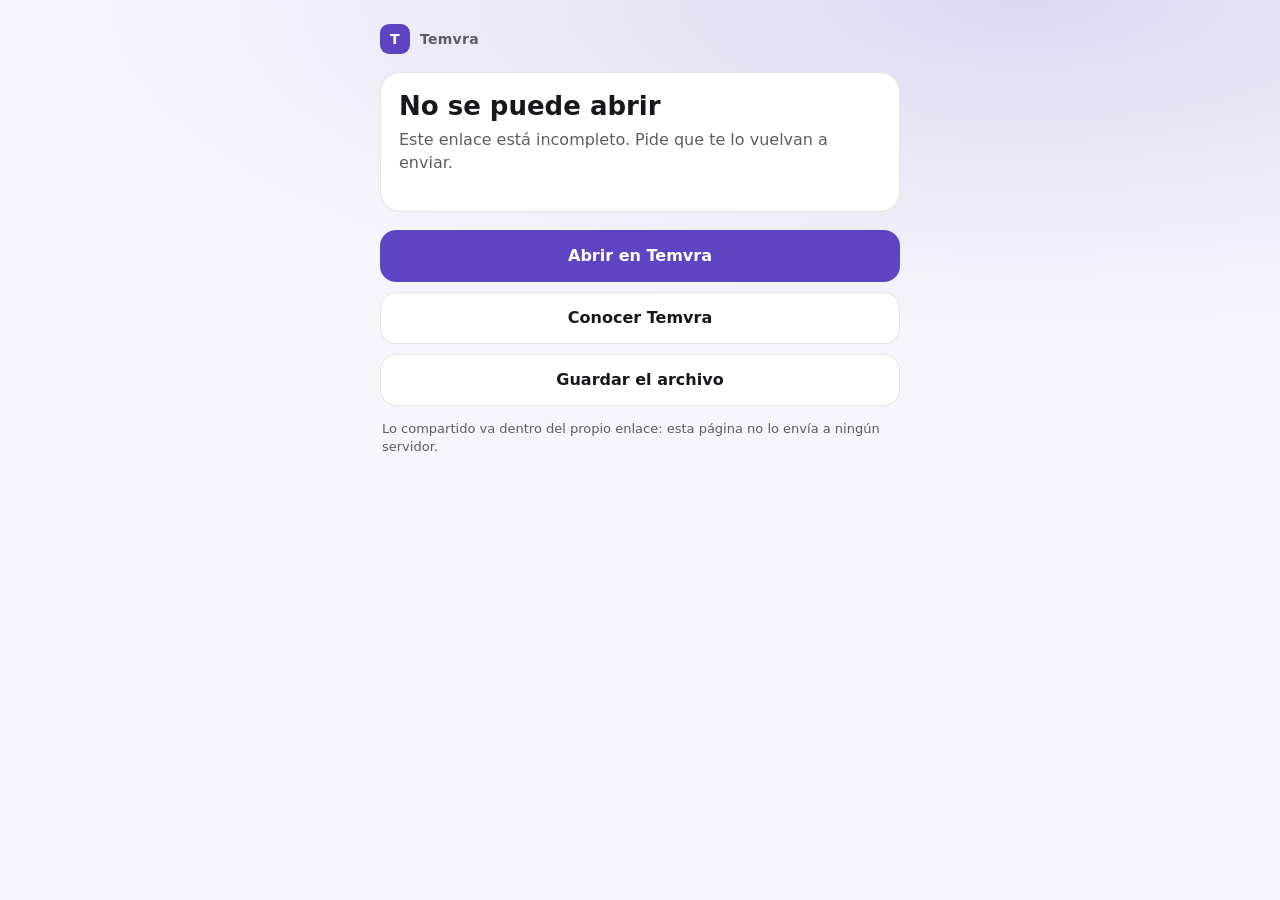
<file: temvP/a/index.html>
<!doctype html>
<html lang="es"><head><meta charset="utf-8"><meta name="viewport" content="width=device-width,initial-scale=1">
<meta name="robots" content="noindex"><meta name="theme-color" content="#0b0b0f">
<title>Te han compartido algo de Temvra</title>
<meta name="description" content="Algo compartido desde Temvra: ábrelo para añadirlo a tu app.">
<!-- Enlaces antiguos de compartir (temvra.github.io/temvP/a/#…). La app se mudó a temvra/app:
     se reenvía a la página nueva conservando lo que va detrás de «#», que es lo compartido -->
<script>location.replace('/app/a/'+location.search+location.hash)</script>
<style>body{margin:0;min-height:100vh;display:grid;place-items:center;background:#0b0b0f;color:#f4f4f6;font:16px/1.45 system-ui,sans-serif}a{color:#c6c4f4}</style>
</head><body><p>Abriendo… Si no pasa nada, <a id="go" href="/app/a/">pulsa aquí</a>.</p>
<script>document.getElementById('go').href='/app/a/'+location.search+location.hash</script>
</body></html>
</file>
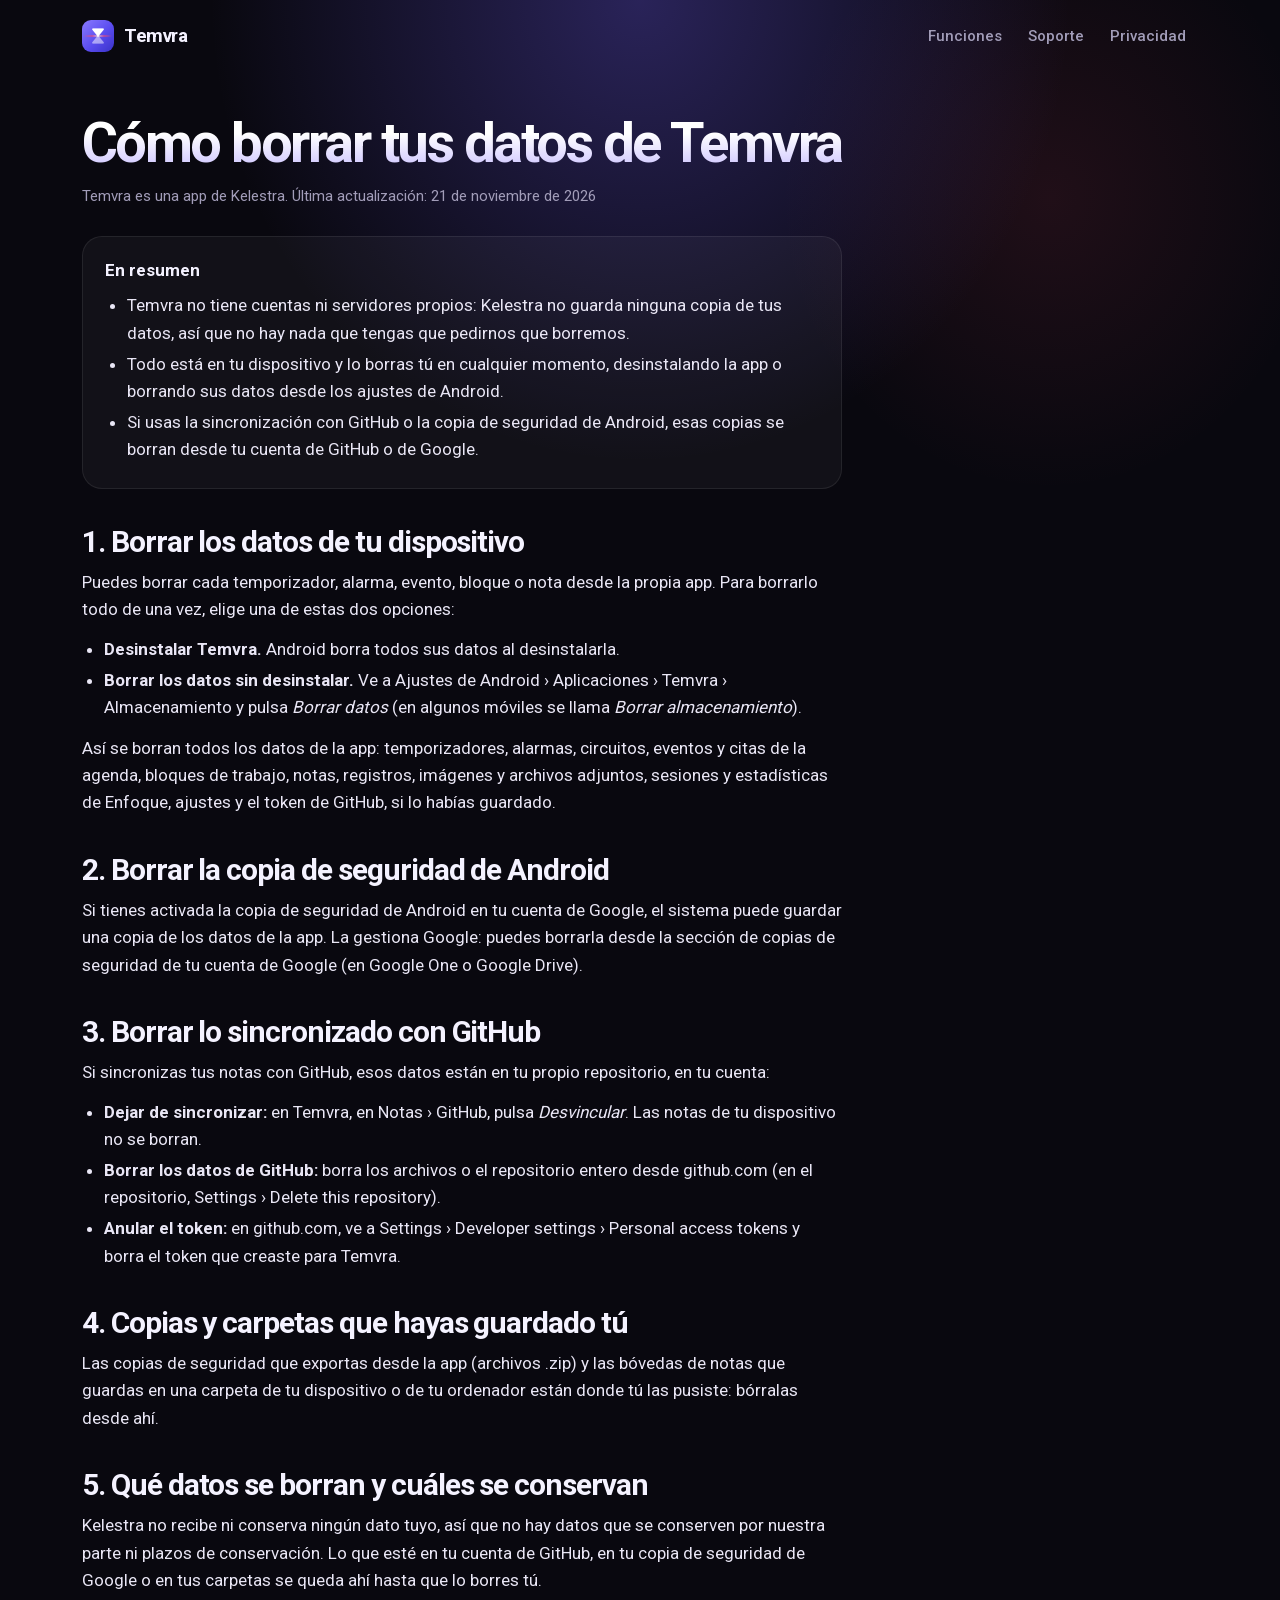
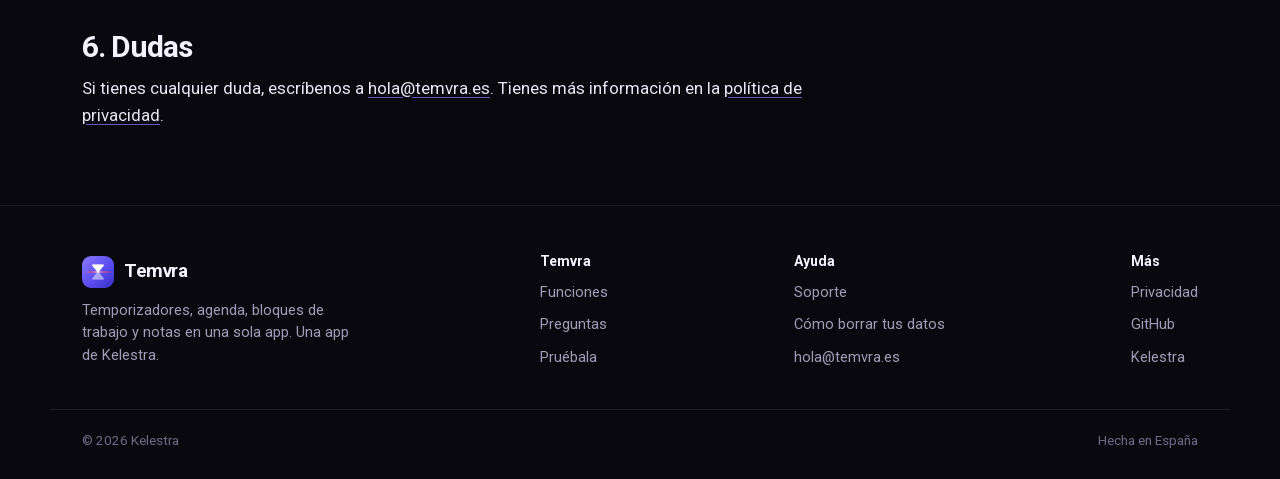
<file: borrar-datos.html>
<!doctype html>
<html lang="es">
<head>
<meta charset="utf-8">
<meta name="viewport" content="width=device-width,initial-scale=1,viewport-fit=cover">
<title>Cómo borrar tus datos · Temvra</title>
<meta name="description" content="Pasos para borrar los datos de Temvra, la app de Kelestra: en tu móvil, en tu copia de seguridad y en tu GitHub.">
<link rel="canonical" href="https://temvra.es/borrar-datos">
<meta name="theme-color" content="#07070d">
<link rel="icon" href="favicon.png">
<link rel="stylesheet" href="styles.css">
</head>
<body>
<header class="wrap top">
  <a class="brand" href="./"><img src="icon.png" alt="" width="34" height="34">Temvra</a>
  <nav aria-label="Principal"><a class="opt" href="./#funciones">Funciones</a><a href="soporte.html">Soporte</a><a href="privacidad.html">Privacidad</a></nav>
</header>

<main class="wrap">
<article class="doc">
  <h1>Cómo borrar tus datos de Temvra</h1>
  <p class="date">Temvra es una app de Kelestra. Última actualización: 21 de noviembre de 2026</p>

  <div class="summary">
    <strong>En resumen</strong>
    <ul>
      <li>Temvra no tiene cuentas ni servidores propios: Kelestra no guarda ninguna copia de tus datos, así que no hay nada que tengas que pedirnos que borremos.</li>
      <li>Todo está en tu dispositivo y lo borras tú en cualquier momento, desinstalando la app o borrando sus datos desde los ajustes de Android.</li>
      <li>Si usas la sincronización con GitHub o la copia de seguridad de Android, esas copias se borran desde tu cuenta de GitHub o de Google.</li>
    </ul>
  </div>

  <h2>1. Borrar los datos de tu dispositivo</h2>
  <p>Puedes borrar cada temporizador, alarma, evento, bloque o nota desde la propia app. Para borrarlo todo de una vez, elige una de estas dos opciones:</p>
  <ul>
    <li><strong>Desinstalar Temvra.</strong> Android borra todos sus datos al desinstalarla.</li>
    <li><strong>Borrar los datos sin desinstalar.</strong> Ve a Ajustes de Android › Aplicaciones › Temvra › Almacenamiento y pulsa <em>Borrar datos</em> (en algunos móviles se llama <em>Borrar almacenamiento</em>).</li>
  </ul>
  <p>Así se borran todos los datos de la app: temporizadores, alarmas, circuitos, eventos y citas de la agenda, bloques de trabajo, notas, registros, imágenes y archivos adjuntos, sesiones y estadísticas de Enfoque, ajustes y el token de GitHub, si lo habías guardado.</p>

  <h2>2. Borrar la copia de seguridad de Android</h2>
  <p>Si tienes activada la copia de seguridad de Android en tu cuenta de Google, el sistema puede guardar una copia de los datos de la app. La gestiona Google: puedes borrarla desde la sección de copias de seguridad de tu cuenta de Google (en Google One o Google Drive).</p>

  <h2>3. Borrar lo sincronizado con GitHub</h2>
  <p>Si sincronizas tus notas con GitHub, esos datos están en tu propio repositorio, en tu cuenta:</p>
  <ul>
    <li><strong>Dejar de sincronizar:</strong> en Temvra, en Notas › GitHub, pulsa <em>Desvincular</em>. Las notas de tu dispositivo no se borran.</li>
    <li><strong>Borrar los datos de GitHub:</strong> borra los archivos o el repositorio entero desde github.com (en el repositorio, Settings › Delete this repository).</li>
    <li><strong>Anular el token:</strong> en github.com, ve a Settings › Developer settings › Personal access tokens y borra el token que creaste para Temvra.</li>
  </ul>

  <h2>4. Copias y carpetas que hayas guardado tú</h2>
  <p>Las copias de seguridad que exportas desde la app (archivos .zip) y las bóvedas de notas que guardas en una carpeta de tu dispositivo o de tu ordenador están donde tú las pusiste: bórralas desde ahí.</p>

  <h2>5. Qué datos se borran y cuáles se conservan</h2>
  <p>Kelestra no recibe ni conserva ningún dato tuyo, así que no hay datos que se conserven por nuestra parte ni plazos de conservación. Lo que esté en tu cuenta de GitHub, en tu copia de seguridad de Google o en tus carpetas se queda ahí hasta que lo borres tú.</p>

  <h2>6. Dudas</h2>
  <p>Si tienes cualquier duda, escríbenos a <a href="mailto:hola@temvra.es">hola@temvra.es</a>. Tienes más información en la <a href="privacidad.html">política de privacidad</a>.</p>
</article>
</main>

<footer class="pie">
  <div class="wrap pie-in">
    <div class="pie-marca">
      <a class="brand" href="./"><img src="icon.png" alt="" width="32" height="32">Temvra</a>
      <p>Temporizadores, agenda, bloques de trabajo y notas en una sola app. Una app de <a href="https://kelestra-studio.github.io/">Kelestra</a>.</p>
    </div>
    <nav aria-label="Temvra"><h2>Temvra</h2><a href="./#funciones">Funciones</a><a href="./#preguntas">Preguntas</a><a href="./#probar">Pruébala</a></nav>
    <nav aria-label="Ayuda"><h2>Ayuda</h2><a href="soporte.html">Soporte</a><a href="borrar-datos.html">Cómo borrar tus datos</a><a href="mailto:hola@temvra.es">hola@temvra.es</a></nav>
    <nav aria-label="Más"><h2>Más</h2><a href="privacidad.html">Privacidad</a><a href="https://github.com/temvra">GitHub</a><a href="https://kelestra-studio.github.io/">Kelestra</a></nav>
  </div>
  <div class="wrap pie-bajo"><span>© 2026 Kelestra</span><span>Hecha en España</span></div>
</footer>
</body>
</html>
</file>
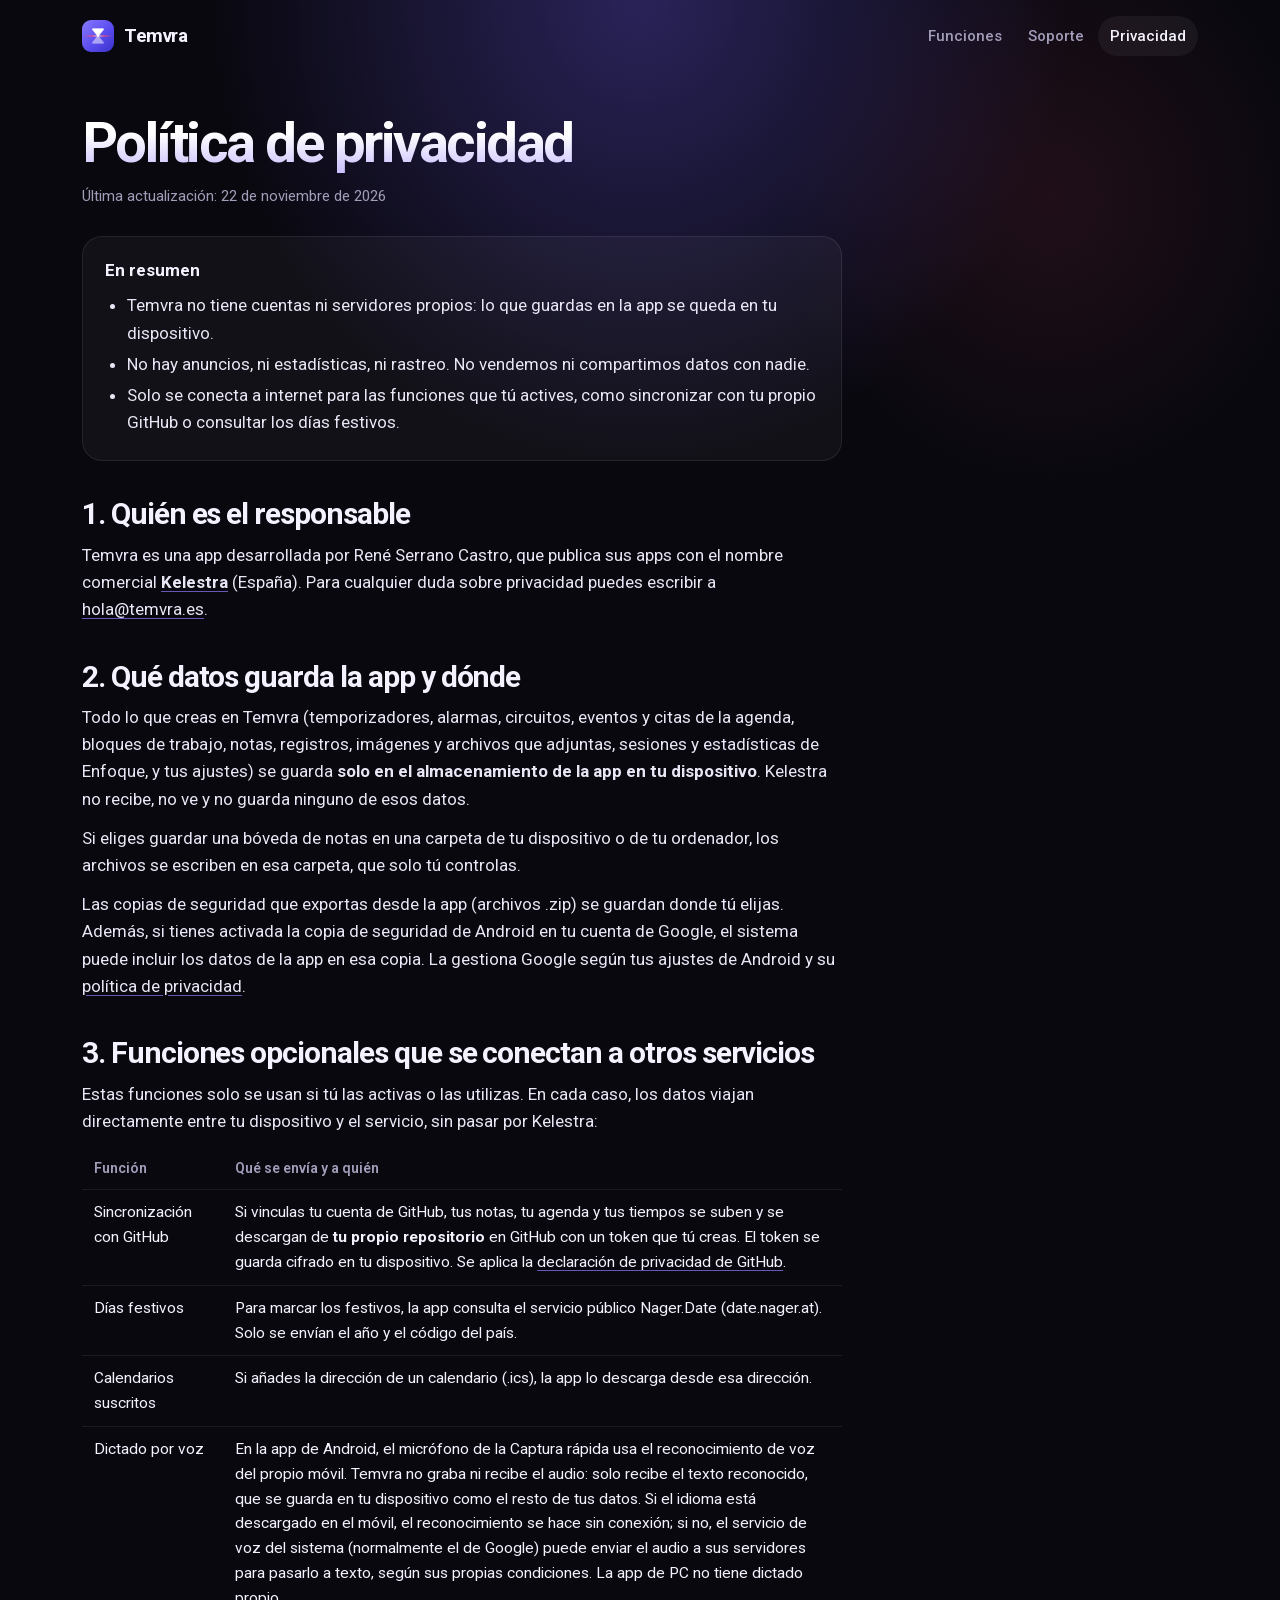
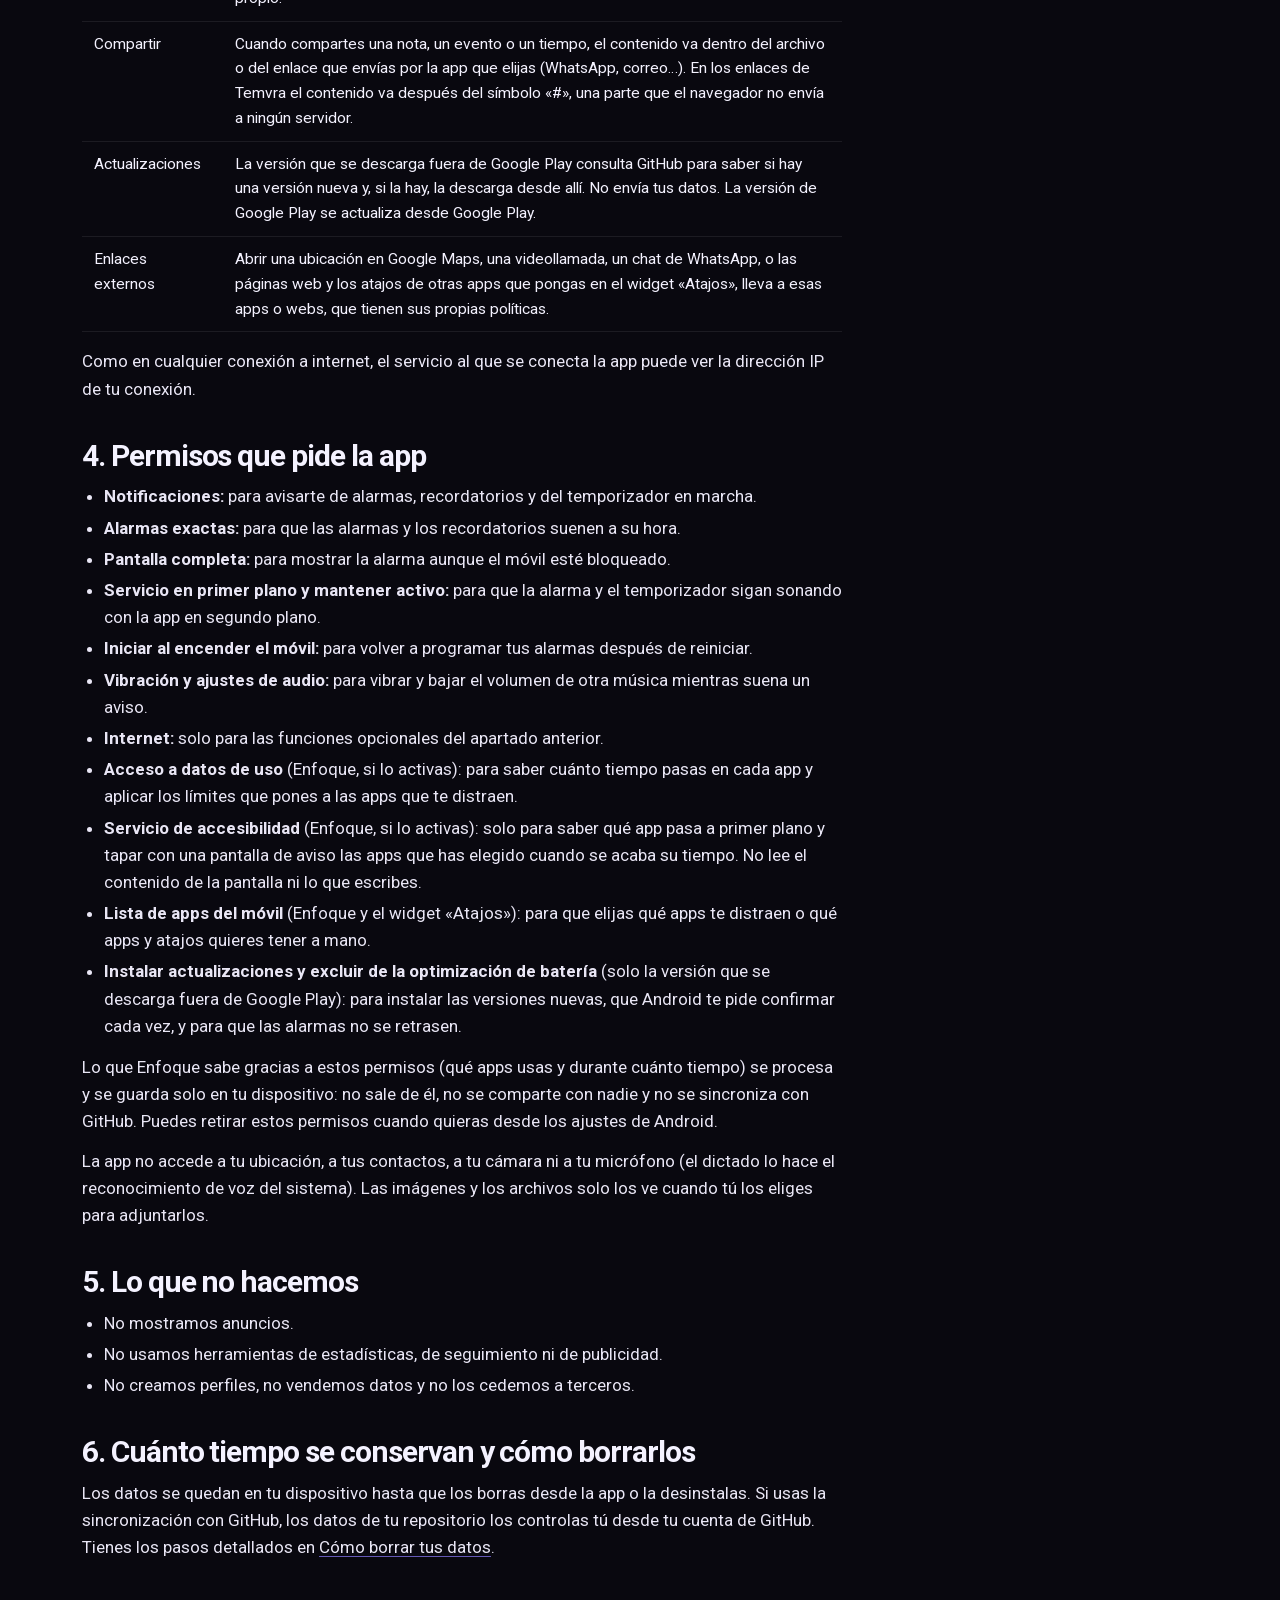
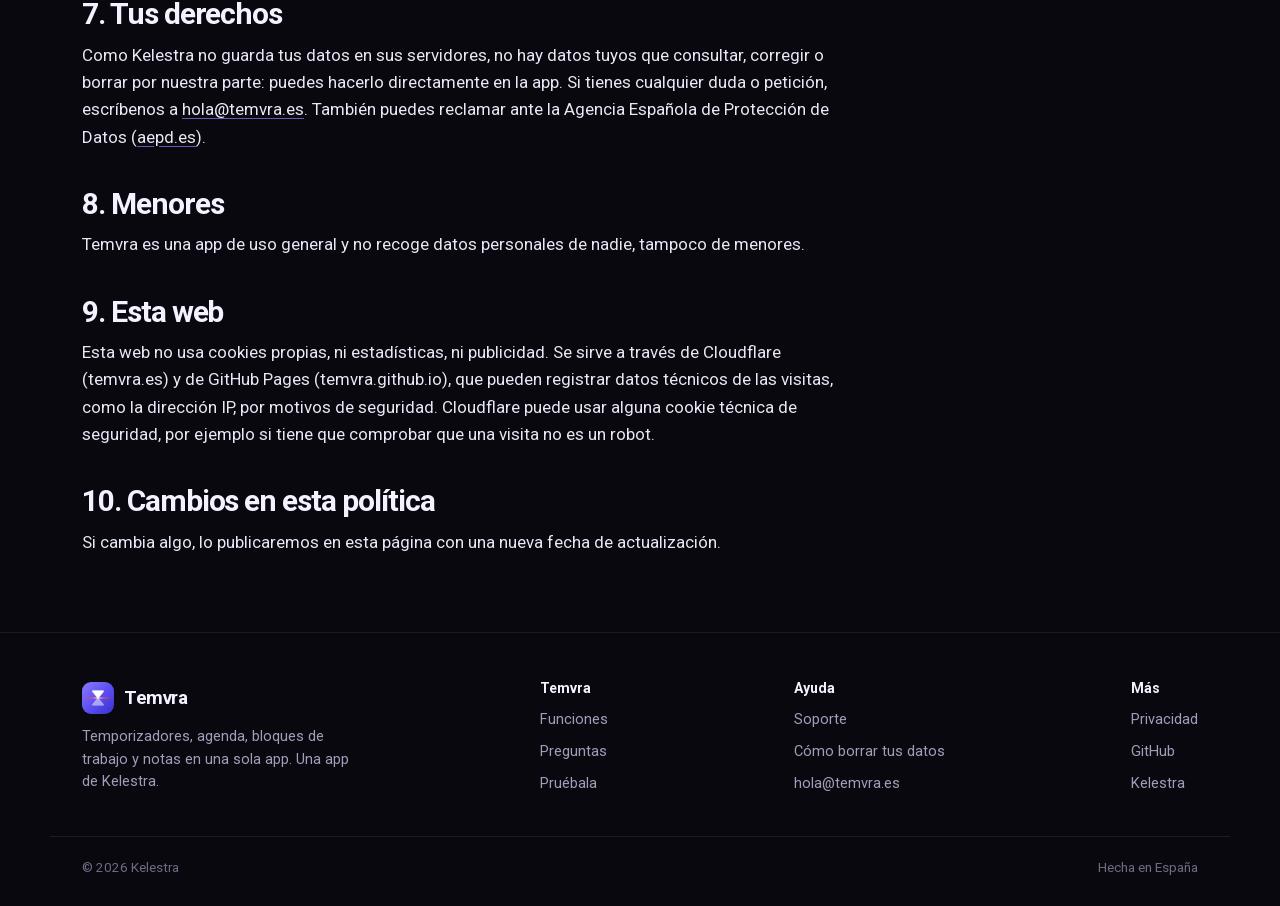
<file: privacidad.html>
<!doctype html>
<html lang="es">
<head>
<meta charset="utf-8">
<meta name="viewport" content="width=device-width,initial-scale=1,viewport-fit=cover">
<title>Privacidad · Temvra</title>
<meta name="description" content="Política de privacidad de Temvra: tus datos se quedan en tu dispositivo.">
<link rel="canonical" href="https://temvra.es/privacidad">
<meta name="theme-color" content="#07070d">
<link rel="icon" href="favicon.png">
<link rel="stylesheet" href="styles.css">
</head>
<body>
<header class="wrap top">
  <a class="brand" href="./"><img src="icon.png" alt="" width="34" height="34">Temvra</a>
  <nav aria-label="Principal"><a class="opt" href="./#funciones">Funciones</a><a href="soporte.html">Soporte</a><a href="privacidad.html" aria-current="page">Privacidad</a></nav>
</header>

<main class="wrap">
<article class="doc">
  <h1>Política de privacidad</h1>
  <p class="date">Última actualización: 22 de noviembre de 2026</p>

  <div class="summary">
    <strong>En resumen</strong>
    <ul>
      <li>Temvra no tiene cuentas ni servidores propios: lo que guardas en la app se queda en tu dispositivo.</li>
      <li>No hay anuncios, ni estadísticas, ni rastreo. No vendemos ni compartimos datos con nadie.</li>
      <li>Solo se conecta a internet para las funciones que tú actives, como sincronizar con tu propio GitHub o consultar los días festivos.</li>
    </ul>
  </div>

  <h2>1. Quién es el responsable</h2>
  <p>Temvra es una app desarrollada por René Serrano Castro, que publica sus apps con el nombre comercial <a href="https://kelestra-studio.github.io/"><strong>Kelestra</strong></a> (España). Para cualquier duda sobre privacidad puedes escribir a <a href="mailto:hola@temvra.es">hola@temvra.es</a>.</p>

  <h2>2. Qué datos guarda la app y dónde</h2>
  <p>Todo lo que creas en Temvra (temporizadores, alarmas, circuitos, eventos y citas de la agenda, bloques de trabajo, notas, registros, imágenes y archivos que adjuntas, sesiones y estadísticas de Enfoque, y tus ajustes) se guarda <strong>solo en el almacenamiento de la app en tu dispositivo</strong>. Kelestra no recibe, no ve y no guarda ninguno de esos datos.</p>
  <p>Si eliges guardar una bóveda de notas en una carpeta de tu dispositivo o de tu ordenador, los archivos se escriben en esa carpeta, que solo tú controlas.</p>
  <p>Las copias de seguridad que exportas desde la app (archivos .zip) se guardan donde tú elijas. Además, si tienes activada la copia de seguridad de Android en tu cuenta de Google, el sistema puede incluir los datos de la app en esa copia. La gestiona Google según tus ajustes de Android y su <a href="https://policies.google.com/privacy?hl=es">política de privacidad</a>.</p>

  <h2>3. Funciones opcionales que se conectan a otros servicios</h2>
  <p>Estas funciones solo se usan si tú las activas o las utilizas. En cada caso, los datos viajan directamente entre tu dispositivo y el servicio, sin pasar por Kelestra:</p>
  <table>
    <thead><tr><th>Función</th><th>Qué se envía y a quién</th></tr></thead>
    <tbody>
      <tr><td>Sincronización con GitHub</td><td>Si vinculas tu cuenta de GitHub, tus notas, tu agenda y tus tiempos se suben y se descargan de <strong>tu propio repositorio</strong> en GitHub con un token que tú creas. El token se guarda cifrado en tu dispositivo. Se aplica la <a href="https://docs.github.com/es/site-policy/privacy-policies/github-general-privacy-statement">declaración de privacidad de GitHub</a>.</td></tr>
      <tr><td>Días festivos</td><td>Para marcar los festivos, la app consulta el servicio público Nager.Date (date.nager.at). Solo se envían el año y el código del país.</td></tr>
      <tr><td>Calendarios suscritos</td><td>Si añades la dirección de un calendario (.ics), la app lo descarga desde esa dirección.</td></tr>
      <tr><td>Dictado por voz</td><td>En la app de Android, el micrófono de la Captura rápida usa el reconocimiento de voz del propio móvil. Temvra no graba ni recibe el audio: solo recibe el texto reconocido, que se guarda en tu dispositivo como el resto de tus datos. Si el idioma está descargado en el móvil, el reconocimiento se hace sin conexión; si no, el servicio de voz del sistema (normalmente el de Google) puede enviar el audio a sus servidores para pasarlo a texto, según sus propias condiciones. La app de PC no tiene dictado propio.</td></tr>
      <tr><td>Compartir</td><td>Cuando compartes una nota, un evento o un tiempo, el contenido va dentro del archivo o del enlace que envías por la app que elijas (WhatsApp, correo…). En los enlaces de Temvra el contenido va después del símbolo «#», una parte que el navegador no envía a ningún servidor.</td></tr>
      <tr><td>Actualizaciones</td><td>La versión que se descarga fuera de Google Play consulta GitHub para saber si hay una versión nueva y, si la hay, la descarga desde allí. No envía tus datos. La versión de Google Play se actualiza desde Google Play.</td></tr>
      <tr><td>Enlaces externos</td><td>Abrir una ubicación en Google Maps, una videollamada, un chat de WhatsApp, o las páginas web y los atajos de otras apps que pongas en el widget «Atajos», lleva a esas apps o webs, que tienen sus propias políticas.</td></tr>
    </tbody>
  </table>
  <p>Como en cualquier conexión a internet, el servicio al que se conecta la app puede ver la dirección IP de tu conexión.</p>

  <h2>4. Permisos que pide la app</h2>
  <ul>
    <li><strong>Notificaciones:</strong> para avisarte de alarmas, recordatorios y del temporizador en marcha.</li>
    <li><strong>Alarmas exactas:</strong> para que las alarmas y los recordatorios suenen a su hora.</li>
    <li><strong>Pantalla completa:</strong> para mostrar la alarma aunque el móvil esté bloqueado.</li>
    <li><strong>Servicio en primer plano y mantener activo:</strong> para que la alarma y el temporizador sigan sonando con la app en segundo plano.</li>
    <li><strong>Iniciar al encender el móvil:</strong> para volver a programar tus alarmas después de reiniciar.</li>
    <li><strong>Vibración y ajustes de audio:</strong> para vibrar y bajar el volumen de otra música mientras suena un aviso.</li>
    <li><strong>Internet:</strong> solo para las funciones opcionales del apartado anterior.</li>
    <li><strong>Acceso a datos de uso</strong> (Enfoque, si lo activas): para saber cuánto tiempo pasas en cada app y aplicar los límites que pones a las apps que te distraen.</li>
    <li><strong>Servicio de accesibilidad</strong> (Enfoque, si lo activas): solo para saber qué app pasa a primer plano y tapar con una pantalla de aviso las apps que has elegido cuando se acaba su tiempo. No lee el contenido de la pantalla ni lo que escribes.</li>
    <li><strong>Lista de apps del móvil</strong> (Enfoque y el widget «Atajos»): para que elijas qué apps te distraen o qué apps y atajos quieres tener a mano.</li>
    <li><strong>Instalar actualizaciones y excluir de la optimización de batería</strong> (solo la versión que se descarga fuera de Google Play): para instalar las versiones nuevas, que Android te pide confirmar cada vez, y para que las alarmas no se retrasen.</li>
  </ul>
  <p>Lo que Enfoque sabe gracias a estos permisos (qué apps usas y durante cuánto tiempo) se procesa y se guarda solo en tu dispositivo: no sale de él, no se comparte con nadie y no se sincroniza con GitHub. Puedes retirar estos permisos cuando quieras desde los ajustes de Android.</p>
  <p>La app no accede a tu ubicación, a tus contactos, a tu cámara ni a tu micrófono (el dictado lo hace el reconocimiento de voz del sistema). Las imágenes y los archivos solo los ve cuando tú los eliges para adjuntarlos.</p>

  <h2>5. Lo que no hacemos</h2>
  <ul>
    <li>No mostramos anuncios.</li>
    <li>No usamos herramientas de estadísticas, de seguimiento ni de publicidad.</li>
    <li>No creamos perfiles, no vendemos datos y no los cedemos a terceros.</li>
  </ul>

  <h2>6. Cuánto tiempo se conservan y cómo borrarlos</h2>
  <p>Los datos se quedan en tu dispositivo hasta que los borras desde la app o la desinstalas. Si usas la sincronización con GitHub, los datos de tu repositorio los controlas tú desde tu cuenta de GitHub. Tienes los pasos detallados en <a href="borrar-datos.html">Cómo borrar tus datos</a>.</p>

  <h2>7. Tus derechos</h2>
  <p>Como Kelestra no guarda tus datos en sus servidores, no hay datos tuyos que consultar, corregir o borrar por nuestra parte: puedes hacerlo directamente en la app. Si tienes cualquier duda o petición, escríbenos a <a href="mailto:hola@temvra.es">hola@temvra.es</a>. También puedes reclamar ante la Agencia Española de Protección de Datos (<a href="https://www.aepd.es">aepd.es</a>).</p>

  <h2>8. Menores</h2>
  <p>Temvra es una app de uso general y no recoge datos personales de nadie, tampoco de menores.</p>

  <h2>9. Esta web</h2>
  <p>Esta web no usa cookies propias, ni estadísticas, ni publicidad. Se sirve a través de Cloudflare (temvra.es) y de GitHub Pages (temvra.github.io), que pueden registrar datos técnicos de las visitas, como la dirección IP, por motivos de seguridad. Cloudflare puede usar alguna cookie técnica de seguridad, por ejemplo si tiene que comprobar que una visita no es un robot.</p>

  <h2>10. Cambios en esta política</h2>
  <p>Si cambia algo, lo publicaremos en esta página con una nueva fecha de actualización.</p>
</article>
</main>

<footer class="pie">
  <div class="wrap pie-in">
    <div class="pie-marca">
      <a class="brand" href="./"><img src="icon.png" alt="" width="32" height="32">Temvra</a>
      <p>Temporizadores, agenda, bloques de trabajo y notas en una sola app. Una app de <a href="https://kelestra-studio.github.io/">Kelestra</a>.</p>
    </div>
    <nav aria-label="Temvra"><h2>Temvra</h2><a href="./#funciones">Funciones</a><a href="./#preguntas">Preguntas</a><a href="./#probar">Pruébala</a></nav>
    <nav aria-label="Ayuda"><h2>Ayuda</h2><a href="soporte.html">Soporte</a><a href="borrar-datos.html">Cómo borrar tus datos</a><a href="mailto:hola@temvra.es">hola@temvra.es</a></nav>
    <nav aria-label="Más"><h2>Más</h2><a href="privacidad.html">Privacidad</a><a href="https://github.com/temvra">GitHub</a><a href="https://kelestra-studio.github.io/">Kelestra</a></nav>
  </div>
  <div class="wrap pie-bajo"><span>© 2026 Kelestra</span><span>Hecha en España</span></div>
</footer>
</body>
</html>
</file>
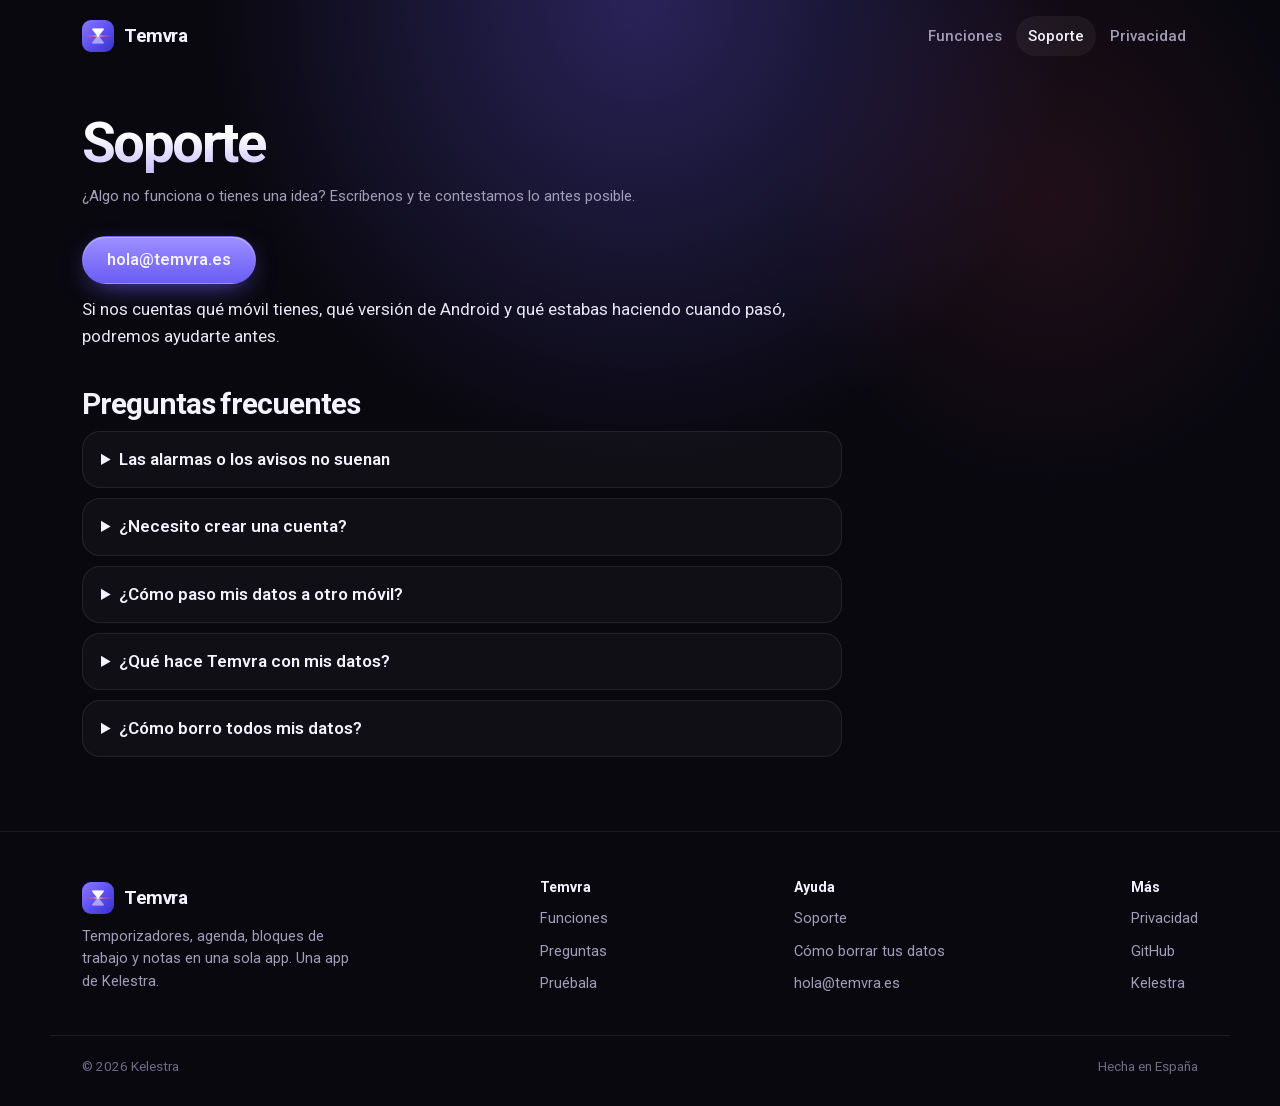
<file: soporte.html>
<!doctype html>
<html lang="es">
<head>
<meta charset="utf-8">
<meta name="viewport" content="width=device-width,initial-scale=1,viewport-fit=cover">
<title>Soporte · Temvra</title>
<meta name="description" content="Ayuda y contacto de Temvra.">
<link rel="canonical" href="https://temvra.es/soporte">
<meta name="theme-color" content="#07070d">
<link rel="icon" href="favicon.png">
<link rel="stylesheet" href="styles.css">
</head>
<body>
<header class="wrap top">
  <a class="brand" href="./"><img src="icon.png" alt="" width="34" height="34">Temvra</a>
  <nav aria-label="Principal"><a class="opt" href="./#funciones">Funciones</a><a href="soporte.html" aria-current="page">Soporte</a><a href="privacidad.html">Privacidad</a></nav>
</header>

<main class="wrap">
<article class="doc">
  <h1>Soporte</h1>
  <p class="date">¿Algo no funciona o tienes una idea? Escríbenos y te contestamos lo antes posible.</p>
  <p><a class="btn pri" href="mailto:hola@temvra.es?subject=Temvra">hola@temvra.es</a></p>
  <p>Si nos cuentas qué móvil tienes, qué versión de Android y qué estabas haciendo cuando pasó, podremos ayudarte antes.</p>

  <h2>Preguntas frecuentes</h2>
  <details>
    <summary>Las alarmas o los avisos no suenan</summary>
    <p>Comprueba en Ajustes de la app que están permitidas las notificaciones, las alarmas exactas y la pantalla completa. Algunos fabricantes cierran las apps en segundo plano para ahorrar batería: si te pasa, quita Temvra de la optimización de batería en los ajustes de Android.</p>
  </details>
  <details>
    <summary>¿Necesito crear una cuenta?</summary>
    <p>No. Temvra funciona sin cuentas y sin conexión. Todo se guarda en tu dispositivo.</p>
  </details>
  <details>
    <summary>¿Cómo paso mis datos a otro móvil?</summary>
    <p>Tienes dos opciones: exportar una copia de seguridad desde Ajustes e importarla en el otro móvil, o vincular tu propio repositorio de GitHub para que tus notas, tu agenda y tus tiempos se sincronicen solos.</p>
  </details>
  <details>
    <summary>¿Qué hace Temvra con mis datos?</summary>
    <p>Nada: no tenemos servidores que los guarden. Lo explicamos con detalle en la <a href="privacidad.html">política de privacidad</a>.</p>
  </details>
  <details>
    <summary>¿Cómo borro todos mis datos?</summary>
    <p>Desinstala la app o borra sus datos desde los ajustes de Android. Si usabas la sincronización con GitHub, borra también el repositorio desde tu cuenta de GitHub.</p>
  </details>
</article>
</main>

<footer class="pie">
  <div class="wrap pie-in">
    <div class="pie-marca">
      <a class="brand" href="./"><img src="icon.png" alt="" width="32" height="32">Temvra</a>
      <p>Temporizadores, agenda, bloques de trabajo y notas en una sola app. Una app de <a href="https://kelestra-studio.github.io/">Kelestra</a>.</p>
    </div>
    <nav aria-label="Temvra"><h2>Temvra</h2><a href="./#funciones">Funciones</a><a href="./#preguntas">Preguntas</a><a href="./#probar">Pruébala</a></nav>
    <nav aria-label="Ayuda"><h2>Ayuda</h2><a href="soporte.html">Soporte</a><a href="borrar-datos.html">Cómo borrar tus datos</a><a href="mailto:hola@temvra.es">hola@temvra.es</a></nav>
    <nav aria-label="Más"><h2>Más</h2><a href="privacidad.html">Privacidad</a><a href="https://github.com/temvra">GitHub</a><a href="https://kelestra-studio.github.io/">Kelestra</a></nav>
  </div>
  <div class="wrap pie-bajo"><span>© 2026 Kelestra</span><span>Hecha en España</span></div>
</footer>
</body>
</html>
</file>
<file: styles.css>
/* Web de Temvra: fondo casi negro con la luz violeta de la app, el rayo de la hora y Roboto, la familia de letra de la app */
@font-face{font-family:"Roboto";src:url(fonts/roboto.woff) format("woff");font-weight:100 900;font-stretch:75% 100%;font-display:swap}

:root{
  --fondo:#09080f;--capa:#12101b;--capa2:#191624;--borde:rgba(255,255,255,.08);--borde2:rgba(255,255,255,.14);
  --texto:#f4f2ff;--suave:#a29db9;--tenue:#6f6a86;
  --violeta:#8b7cff;--violeta2:#6a5cf5;--rayo:#ff4d6a;--verde:#3ddc84;
  --halo:linear-gradient(118deg,#c9b44c 0%,#5cc47c 34%,#2db4c8 58%,#4f7dff 80%,#9b5cf1 100%);
  --ui:"Roboto","Segoe UI",system-ui,sans-serif;
  --max:1180px;color-scheme:dark
}
*{box-sizing:border-box;margin:0}
html{-webkit-text-size-adjust:100%;scroll-behavior:smooth}
body{min-height:100vh;background:var(--fondo);color:var(--texto);font:400 17px/1.6 var(--ui);-webkit-font-smoothing:antialiased;overflow-x:hidden;position:relative}
body::before{content:"";position:absolute;inset:0 0 auto;height:1100px;pointer-events:none;z-index:-1;
  background:radial-gradient(48% 60% at 50% 0%,rgba(110,92,245,.32),transparent 70%),
             radial-gradient(30% 38% at 82% 18%,rgba(239,75,103,.10),transparent 70%)}
a{color:inherit;text-decoration-color:color-mix(in srgb,var(--violeta) 70%,transparent);text-underline-offset:3px}
a:hover{text-decoration-color:currentColor}
img{display:block;max-width:100%;height:auto}
.wrap{max-width:var(--max);margin:0 auto;padding:0 20px}
@media (min-width:720px){.wrap{padding:0 32px}}
h1,h2,h3{font-family:var(--ui);font-weight:700;letter-spacing:-.035em;line-height:1.02}
h2{font-size:clamp(34px,4.8vw,58px)}
h3{font-size:20px;letter-spacing:-.015em;line-height:1.2}
.sub{color:var(--suave);font-size:18px;max-width:56ch;margin:14px 0 0}
:focus-visible{outline:2px solid var(--violeta);outline-offset:3px;border-radius:8px}

/* Cabecera */
.top{display:flex;align-items:center;gap:12px;padding-top:16px;padding-bottom:16px}
.brand{display:flex;align-items:center;gap:10px;text-decoration:none;font-weight:700;font-size:19px;letter-spacing:-.02em;margin-right:auto}
.brand img{width:32px;height:32px;border-radius:9px}
.top nav{display:flex;gap:2px;flex-wrap:wrap}
.top nav a{text-decoration:none;color:var(--suave);font-size:15px;font-weight:500;padding:8px 12px;border-radius:999px;white-space:nowrap}
.top nav a:hover,.top nav a[aria-current]{color:var(--texto);background:rgba(255,255,255,.05)}
@media (max-width:720px){.top nav a.opt{display:none}}
@media (max-width:420px){.top .peq{display:none}}

/* Botones y chapas */
.btn{display:inline-flex;align-items:center;justify-content:center;min-height:48px;padding:0 24px;border-radius:999px;font:600 16px/1 var(--ui);text-decoration:none;color:var(--texto);border:1px solid var(--borde2);background:rgba(255,255,255,.04);white-space:nowrap}
.btn:hover{background:rgba(255,255,255,.08)}
.btn.pri{border-color:transparent;background:linear-gradient(180deg,#9d90ff,var(--violeta2));box-shadow:0 8px 28px -10px rgba(106,92,245,.9),inset 0 1px 0 rgba(255,255,255,.3)}
.btn.pri:hover{filter:brightness(1.08)}
.btn.peq{min-height:38px;padding:0 16px;font-size:14.5px}
.chip{display:inline-flex;align-items:center;gap:8px;padding:6px 14px 6px 10px;border-radius:999px;border:1px solid var(--borde2);background:rgba(255,255,255,.04);font-size:14px;font-weight:500;color:var(--suave)}
.chip i,.estado i,.ok i{width:8px;height:8px;border-radius:50%;background:var(--rayo);box-shadow:0 0 10px var(--rayo);flex:none}
.estado i,.ok i{background:var(--verde);box-shadow:0 0 10px color-mix(in srgb,var(--verde) 70%,transparent)}

/* Portada */
.hero{overflow-x:clip;padding:56px 0 40px}
.centro{position:relative;text-align:center;display:flex;flex-direction:column;align-items:center}
.centro>*:not(.seda){position:relative;z-index:1}
h1{font-size:clamp(46px,7.6vw,96px);letter-spacing:-.045em;line-height:.98;margin-top:26px;max-width:12ch;padding-bottom:.06em;
  background:linear-gradient(180deg,#fff 30%,#c7bdff 100%);-webkit-background-clip:text;background-clip:text;color:transparent}
.lead{font-size:clamp(17px,1.6vw,20px);color:var(--suave);max-width:50ch;margin-top:22px}
.ctas{display:flex;flex-wrap:wrap;justify-content:center;gap:12px;margin-top:32px}
.estado{display:inline-flex;align-items:center;gap:8px;margin-top:22px;font-size:14px;color:var(--tenue)}

/* El escaparate: la app en una ventana, con el rayo cruzando la página a la altura del de la semana */
.escaparate{margin-top:56px}
.vista{position:relative;isolation:isolate;max-width:1060px;margin:0 auto}
.ventana{position:relative;z-index:1;border-radius:24px;padding:0 8px 8px;border:2px solid transparent;
  background:linear-gradient(#0c0b12,#0c0b12) padding-box,var(--halo) border-box;
  box-shadow:0 0 90px -20px rgba(120,100,255,.5),0 40px 90px -40px rgba(0,0,0,.9)}
.barra{display:flex;align-items:center;gap:7px;height:38px;padding:0 8px}
.barra i{width:11px;height:11px;border-radius:50%;background:rgba(255,255,255,.14)}
.barra span{margin:0 auto;transform:translateX(-26px);font-size:12.5px;color:var(--tenue);padding:3px 14px;border-radius:999px;background:rgba(255,255,255,.05)}
.pantallas{display:grid;border-radius:16px;overflow:hidden;background:#000}
.pantallas picture{grid-area:1/1;opacity:0;transition:opacity .6s ease}
.pantallas picture.on{opacity:1}
.rayo{position:absolute;z-index:0;left:-100vw;right:-100vw;height:2px;top:calc(40px + (100% - 50px) * var(--ry));
  background:linear-gradient(90deg,transparent 0,var(--rayo) 28%,#ff8a9c 46%,#fff 50%,#ff8a9c 54%,var(--rayo) 72%,transparent 100%);
  box-shadow:0 0 12px 2px rgba(255,77,106,.55),0 0 36px 6px rgba(255,77,106,.22);transition:opacity .5s}
.vista:not([data-i="0"]) .rayo{opacity:0}
.pestanas{display:flex;justify-content:center;flex-wrap:wrap;gap:6px;margin-top:22px}
.pestanas button{font:500 14px/1 var(--ui);color:var(--suave);padding:9px 16px;border-radius:999px;border:1px solid transparent;background:none;cursor:pointer}
.pestanas button:hover{color:var(--texto)}
.pestanas button[aria-selected="true"]{color:var(--texto);border-color:var(--borde2);background:rgba(255,255,255,.06)}
@media (max-width:719px){
  .vista{max-width:300px}
  .ventana{border-radius:44px;padding:8px}
  .barra{display:none}
  .pantallas{border-radius:36px}
  .rayo{top:calc(10px + (100% - 20px) * var(--ry-m))}
}
@media (prefers-reduced-motion:no-preference){
  .vista[data-i="0"] .rayo{animation:trazo 1.4s cubic-bezier(.2,.7,.15,1) .3s both}
  @keyframes trazo{from{transform:scaleX(0);opacity:.3}to{transform:scaleX(1);opacity:1}}
}

/* Secciones */
section{padding:110px 0 0}
.pilares h2,.pilares .sub,.detalles h2,.detalles .sub{text-align:center;margin-left:auto;margin-right:auto}

/* Planifica, concéntrate, apunta: tarjetas de color con la app dentro */
.trio{display:grid;gap:18px;margin-top:48px}
@media (min-width:880px){.trio{grid-template-columns:repeat(3,1fr)}}
.pilar{border-radius:26px;padding:14px 14px 24px;background:linear-gradient(165deg,var(--g1),var(--g2));color:#fff;box-shadow:0 30px 60px -36px color-mix(in srgb,var(--g2) 80%,transparent)}
.pantalla{position:relative;border-radius:18px;overflow:hidden;background:#000;aspect-ratio:4/3.4;box-shadow:0 1px 0 rgba(255,255,255,.25) inset}
.pantalla img{width:100%;height:100%;object-fit:cover;object-position:top}
.aviso{position:absolute;left:12px;right:12px;bottom:12px;padding:10px 14px;border-radius:12px;font-size:14px;font-weight:500;color:var(--texto);
  background:rgba(12,11,18,.82);border:1px solid var(--borde2);backdrop-filter:blur(8px)}
.aviso::before{content:"✓";color:var(--verde);margin-right:8px;font-weight:700}
.pilar h3{font-size:24px;margin:20px 10px 0}
.pilar p{margin:6px 10px 0;color:rgba(255,255,255,.88);font-size:16px;line-height:1.5}

/* Hecha para el día a día: celdas con pequeñas demostraciones en vivo */
.bento{display:grid;gap:16px;margin-top:48px}
@media (min-width:880px){.bento{grid-template-columns:repeat(3,1fr)}.ancha{grid-column:span 2}}
.celda{display:flex;flex-direction:column;border-radius:24px;border:1px solid var(--borde);padding:12px;
  background:linear-gradient(180deg,rgba(255,255,255,.04),rgba(255,255,255,.012))}
.demo{position:relative;border-radius:16px;background:#0d0c14;border:1px solid rgba(255,255,255,.05);height:236px;overflow:hidden}
.pie-celda{padding:18px 10px 10px}
.pie-celda p{color:var(--suave);font-size:15.5px;line-height:1.5;margin-top:6px}
.pie-celda b{color:var(--texto);font-weight:600}

/* El día en vivo: cuatro horas con la línea en la hora actual */
.dia-vivo{--ahora:.3333}
.horas{list-style:none;padding:0;position:absolute;inset:0}
.horas li{height:25%;border-top:1px solid rgba(255,255,255,.06);padding:4px 0 0 14px;font-size:12px;color:var(--tenue);font-variant-numeric:tabular-nums}
.horas li:first-child{border-top:0}
.bl{position:absolute;left:76px;right:18px;border-radius:12px;padding:8px 12px;font-size:13px;display:flex;justify-content:space-between;align-items:flex-start;
  background:color-mix(in srgb,var(--c) 26%,#0d0c14);border:1px solid color-mix(in srgb,var(--c) 70%,transparent);box-shadow:inset 3px 0 0 var(--c)}
.bl span{color:var(--suave)}
.bl1{--c:#8b7cff;top:calc(12.5% + 3px);height:calc(50% - 6px)}
.bl2{--c:#f29d38;top:calc(75% + 3px);height:calc(25% - 6px)}
.ahora{position:absolute;left:0;right:0;top:calc(var(--ahora) * 100%);height:2px;
  background:linear-gradient(90deg,var(--rayo),#fff 40%,var(--rayo) 75%,transparent);box-shadow:0 0 12px 2px rgba(255,77,106,.5)}
.ahora span{position:absolute;right:10px;top:-11px;font-size:11.5px;font-weight:700;color:#fff;background:var(--rayo);border-radius:999px;padding:3px 7px;font-variant-numeric:tabular-nums;box-shadow:0 0 14px rgba(255,77,106,.6)}

/* Widget «Ahora» */
.widget{display:flex;flex-direction:column;justify-content:center;padding:0 22px;background:radial-gradient(120% 90% at 100% 100%,rgba(239,75,103,.18),transparent 60%),#0d0c14}
.reloj{font-variant-numeric:tabular-nums;line-height:1}
.reloj b{font-size:58px;font-weight:300;letter-spacing:-.04em}
.reloj small{font-size:24px;color:var(--rayo);margin-left:4px;font-weight:500}
.w-fecha{color:var(--suave);font-size:14px;margin-top:8px}
.w-prox{display:flex;justify-content:space-between;gap:10px;margin-top:22px;padding:10px 12px;border-radius:12px;background:rgba(255,255,255,.04);border-left:3px solid var(--violeta);font-size:14px}
.w-prox b{font-weight:600;font-variant-numeric:tabular-nums;color:#ffb3c0}

/* Circuito */
.circuito{display:flex;flex-direction:column;align-items:center;justify-content:center;gap:16px}
.aro{--p:1;width:132px;height:132px;border-radius:50%;display:grid;place-content:center;text-align:center;
  background:radial-gradient(closest-side,#0d0c14 82%,transparent 84%),conic-gradient(#c4bcff calc(var(--p) * 360deg),rgba(255,255,255,.08) 0)}
.aro b{font-size:30px;font-weight:400;font-variant-numeric:tabular-nums;line-height:1}
.aro small{font-size:12.5px;color:var(--suave);margin-top:4px}
.c-sig{font-size:13.5px;color:var(--tenue)}

/* Barras de bloques */
.barras{padding:16px 20px 0}
.b-tit{font-size:13px;color:var(--tenue)}
.barras ul{list-style:none;padding:0;margin-top:12px;display:grid;gap:10px}
.barras li{display:grid;grid-template-columns:1fr auto;gap:6px 10px;font-size:13.5px}
.barras li b{font-weight:600;font-variant-numeric:tabular-nums}
.barras li::after{content:"";grid-column:1/-1;height:8px;border-radius:99px;width:var(--v);background:var(--c);box-shadow:0 0 14px -2px var(--c)}

/* Festivos */
.festivos{padding:16px 18px}
.f-mes{font-size:14px;font-weight:600}
.f-dias{list-style:none;padding:0;margin-top:10px;display:grid;grid-template-columns:repeat(7,1fr);gap:3px;font-size:11.5px;text-align:center;font-variant-numeric:tabular-nums;color:var(--suave)}
.f-dias li{padding:3px 0;border-radius:6px}
.f-dias .f-cab{color:var(--tenue);font-weight:600}
.f-dias .fest{color:#fff;background:color-mix(in srgb,var(--rayo) 55%,transparent);font-weight:700}
.f-ics{position:absolute;right:14px;bottom:12px;font-size:12.5px;padding:5px 10px;border-radius:999px;border:1px dashed var(--borde2);color:var(--suave)}

/* Sincronización */
.sync{display:flex;align-items:center;justify-content:center;padding:28px 18px}
.disp{display:flex;flex-direction:column;align-items:center;gap:8px;font-size:13.5px;color:var(--suave);text-align:center;min-width:110px}
.disp svg{width:44px;height:44px;padding:9px;border-radius:14px;background:rgba(255,255,255,.05);border:1px solid var(--borde2);fill:none;stroke:var(--texto);stroke-width:1.5;stroke-linecap:round;stroke-linejoin:round}
.repo svg{stroke:var(--violeta);background:color-mix(in srgb,var(--violeta) 14%,transparent)}
.cable{flex:1 1 40px;max-width:150px;height:2px;margin-bottom:26px;background:repeating-linear-gradient(90deg,var(--borde2) 0 6px,transparent 6px 12px)}
@media (max-width:560px){.sync{gap:6px;padding:24px 8px}.cable{flex:1 1 12px;margin-bottom:48px}.disp{min-width:0;flex:1 1 0;font-size:12.5px}}

/* A tu gusto: el color del rayo se puede cambiar */
.gusto-demo{--rc:#ff4d6a;display:flex;flex-direction:column;justify-content:space-between;padding:16px}
.g-dia{position:relative;height:150px;border-radius:12px}
.g-h{position:absolute;left:4px;top:0;font-size:12px;color:var(--tenue);font-variant-numeric:tabular-nums}
.g-h2{top:50%}
.g-bl{position:absolute;left:52px;right:0;top:6px;bottom:6px;border-radius:12px;padding:8px 12px;display:flex;justify-content:space-between;font-size:13px;
  background:color-mix(in srgb,#5b8def 26%,#0d0c14);border:1px solid color-mix(in srgb,#5b8def 70%,transparent);box-shadow:inset 3px 0 0 #5b8def}
.g-bl span{color:var(--suave)}
.g-rayo{position:absolute;left:0;right:-16px;top:68%;height:2px;background:linear-gradient(90deg,var(--rc),#fff 45%,var(--rc) 80%,transparent);
  box-shadow:0 0 12px 2px color-mix(in srgb,var(--rc) 60%,transparent);transition:background .3s,box-shadow .3s}
.g-colores{display:flex;gap:10px;justify-content:center}
.g-colores button{width:30px;height:30px;border-radius:50%;border:2px solid transparent;background:var(--s) padding-box;cursor:pointer;box-shadow:0 0 0 1px var(--borde2)}
.g-colores button[aria-pressed="true"]{border-color:#0d0c14;box-shadow:0 0 0 2px var(--s),0 0 14px var(--s)}

/* Paneles */
.panel{border-radius:28px;border:1px solid var(--borde);background:linear-gradient(180deg,rgba(255,255,255,.04),rgba(255,255,255,.012));padding:34px 28px;display:grid;gap:30px;align-items:center;overflow:hidden}
@media (min-width:880px){.panel{grid-template-columns:1fr 1fr;padding:48px}}
.panel h2{font-size:clamp(30px,3.6vw,44px)}
.panel p{color:var(--suave);margin-top:14px;max-width:48ch}
.ok{display:flex;align-items:center;gap:10px;color:var(--texto)!important;font-size:15px;padding:8px 14px;border-radius:999px;border:1px solid var(--borde2);width:max-content;max-width:100%}
.enlaces{display:flex;flex-wrap:wrap;gap:8px 22px;font-size:15px}
.panel>*{min-width:0}
.cinta{display:grid;gap:12px;min-width:0;overflow:hidden;mask-image:linear-gradient(90deg,transparent,#000 12%,#000 88%,transparent)}
.fila{display:flex;gap:10px;width:max-content;animation:cinta 34s linear infinite}
.fila.inv{animation-direction:reverse;animation-duration:40s}
.fila span{white-space:nowrap;font-size:15px;font-weight:500;padding:10px 16px;border-radius:999px;border:1px solid var(--borde2);background:rgba(255,255,255,.04)}
.fila span::before{content:"";display:inline-block;width:7px;height:7px;border-radius:50%;background:var(--violeta);margin-right:9px;vertical-align:middle;position:relative;top:-1px}
.fila.inv span::before{background:var(--rayo)}
@keyframes cinta{to{transform:translateX(-50%)}}
@media (prefers-reduced-motion:reduce){.fila{animation:none;flex-wrap:wrap;width:auto}.fila .d{display:none}.cinta{mask-image:none}}

/* Detrás de Temvra */
.autor .ficha{display:flex;flex-direction:column;align-items:center;justify-content:center;gap:10px;min-height:260px;border-radius:22px;
  background:radial-gradient(70% 70% at 50% 40%,rgba(110,92,245,.35),transparent 70%),#0d0c14;border:1px solid rgba(255,255,255,.05)}
.ficha img{width:88px;height:88px;border-radius:22px;box-shadow:0 18px 40px -12px rgba(106,92,245,.8)}
.ficha b{font-size:22px;letter-spacing:-.02em;margin-top:6px}
.ficha span{color:var(--suave);font-size:14px}
.cifras{display:flex;flex-wrap:wrap;gap:12px 34px;margin-top:28px}
.cifras dt{font-size:13px;color:var(--tenue)}
.cifras dd{font-size:22px;font-weight:700;letter-spacing:-.02em}

/* Preguntas frecuentes */
.faq{padding-bottom:0}
.faq-in{display:grid;gap:30px}
@media (min-width:880px){.faq-in{grid-template-columns:.8fr 1.2fr;gap:64px}}
.faq h2{font-size:clamp(34px,4.4vw,52px)}
.lista details{border:0;border-bottom:1px solid var(--borde);border-radius:0;background:none;padding:0;margin:0}
.lista summary{list-style:none;display:flex;justify-content:space-between;gap:16px;padding:20px 2px;font-size:17px;font-weight:500}
.lista summary::-webkit-details-marker{display:none}
.lista summary::after{content:"";width:9px;height:9px;flex:none;margin-top:6px;border-right:1.5px solid var(--suave);border-bottom:1.5px solid var(--suave);transform:rotate(45deg);transition:transform .2s}
.lista details[open] summary::after{transform:rotate(225deg)}
.lista details p{color:var(--suave);padding:0 2px 20px;margin:0;max-width:60ch}

/* Franja final, con la luz de seda detrás */
.final{padding:110px 0}
.franja{position:relative;overflow:hidden;isolation:isolate;text-align:center;border-radius:30px;border:1px solid var(--borde2);padding:72px 24px 56px;
  background:radial-gradient(70% 90% at 50% 0%,rgba(110,92,245,.22),transparent 70%),linear-gradient(180deg,#14111f,#0c0b12)}
.franja>*:not(.seda){position:relative;z-index:1}
.etiqueta{display:inline-flex;align-items:center;gap:12px;font-size:13.5px;font-weight:500;color:var(--suave)}
.etiqueta::before,.etiqueta::after{content:"";width:28px;height:1px;background:var(--borde2)}
.franja h2{margin:16px auto 0;max-width:22ch;background:linear-gradient(180deg,#fff 30%,#c7bdff);-webkit-background-clip:text;background-clip:text;color:transparent;padding-bottom:.06em}
.franja-txt{color:var(--suave);max-width:46ch;margin:16px auto 0}
.franja .ctas{margin-top:30px}
.hechos{list-style:none;padding:0;display:flex;flex-wrap:wrap;justify-content:center;margin-top:26px;font-size:14px;color:var(--suave)}
.hechos li+li::before{content:"";display:inline-block;width:1px;height:12px;background:var(--borde2);margin:0 14px;vertical-align:-1px}
@media (max-width:480px){.hechos{gap:4px 18px}.hechos li+li::before{display:none}}

/* Luz de seda: una trama fina de luz violeta que se mueve muy despacio */
.seda{position:absolute;z-index:0;pointer-events:none;
  background:
    repeating-linear-gradient(118deg,rgba(196,180,255,.14) 0 1px,transparent 1px 6px),
    repeating-linear-gradient(62deg,rgba(255,140,190,.10) 0 1px,transparent 1px 8px),
    radial-gradient(60% 70% at 35% 55%,rgba(139,124,255,.55),rgba(239,75,103,.18) 55%,transparent 75%);
  background-size:220px 220px,260px 260px,100% 100%;
  -webkit-mask-image:radial-gradient(70% 60% at 40% 50%,#000 30%,transparent 75%);mask-image:radial-gradient(70% 60% at 40% 50%,#000 30%,transparent 75%)}
.franja .seda{inset:30% -10% -20% -10%}
.seda-hero{left:-12%;right:30%;top:58%;height:300px;opacity:.75}
@media (prefers-reduced-motion:no-preference){.seda{animation:seda 26s linear infinite}@keyframes seda{to{background-position:220px 110px,-260px 130px,0 0}}}

/* Pie con columnas */
.pie{border-top:1px solid var(--borde);padding:48px 0 28px;color:var(--suave);font-size:14.5px}
.pie-in{display:grid;gap:30px}
@media (min-width:760px){.pie-in{grid-template-columns:1.6fr 1fr 1fr 1fr}}
.pie-marca p{margin-top:12px;max-width:34ch;line-height:1.55}
.pie-marca .brand{color:var(--texto)}
.pie nav{display:flex;flex-direction:column;gap:9px}
.pie nav h2{font-size:14px;letter-spacing:0;color:var(--texto);margin-bottom:4px}
.pie a{text-decoration:none}
.pie a:hover{color:var(--texto)}
.pie-bajo{display:flex;flex-wrap:wrap;justify-content:space-between;gap:10px;margin-top:40px;padding-top:20px;border-top:1px solid var(--borde);font-size:13.5px;color:var(--tenue)}

/* Páginas de texto (privacidad, soporte, borrar datos) */
.doc{max-width:760px;padding-top:36px;padding-bottom:64px}
.doc h1{font-size:clamp(38px,6vw,56px);margin:8px 0 10px;max-width:none}
.doc .date{color:var(--suave);font-size:15px;margin-bottom:28px}
.doc h2{font-size:clamp(24px,2.8vw,30px);margin:38px 0 12px}
.doc h3{font-size:19px;margin:24px 0 6px}
.doc p,.doc li{color:color-mix(in srgb,var(--texto) 86%,var(--suave))}
.doc p{margin:0 0 12px}
.doc ul{margin:0 0 14px;padding-left:22px}
.doc li{margin:4px 0}
.doc .summary{padding:20px 22px;border-radius:20px;background:rgba(255,255,255,.04);border:1px solid var(--borde);margin:0 0 8px}
.doc .summary ul{margin:8px 0 0}
.doc table{width:100%;border-collapse:collapse;margin:8px 0 16px;font-size:15.5px}
.doc th,.doc td{text-align:left;vertical-align:top;padding:10px 12px;border-bottom:1px solid var(--borde)}
.doc th{color:var(--suave);font-weight:600;font-size:14px}
@media (max-width:560px){.doc table,.doc tbody,.doc tr,.doc td{display:block}.doc thead{display:none}.doc td{padding:4px 0;border:0}.doc tr{padding:10px 0;border-bottom:1px solid var(--borde)}.doc td:first-child{font-weight:700}}
details{border:1px solid var(--borde);border-radius:18px;background:rgba(255,255,255,.03);padding:14px 18px;margin:0 0 10px}
summary{cursor:pointer;font-weight:600}
details p{margin:10px 0 2px}

/* Pie */
footer{border-top:1px solid var(--borde);padding:28px 0 40px;color:var(--suave);font-size:14.5px}
footer .wrap{display:flex;flex-wrap:wrap;gap:12px 22px;justify-content:space-between;align-items:center}
footer nav{display:flex;gap:6px 18px;flex-wrap:wrap}
footer a{text-decoration:none}
footer a:hover{color:var(--texto)}
</file>
